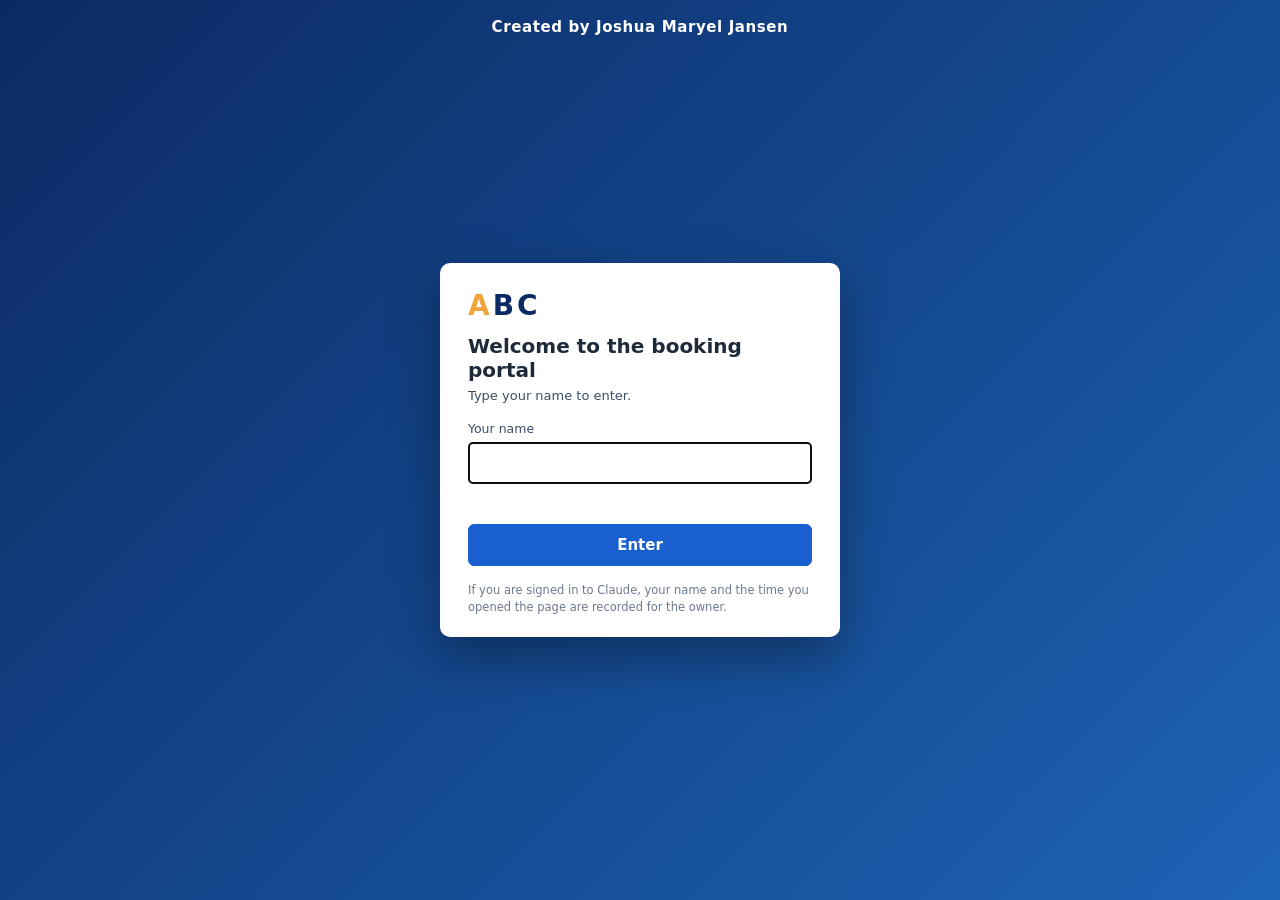
<file: abc-shipping/index.html>
<!doctype html>
<html lang="en">
<head>
  <meta charset="utf-8">
  <meta name="viewport" content="width=device-width, initial-scale=1">
  <meta name="robots" content="noindex">
  <title>ABC Shipping – Booking Portal</title>
  <link rel="stylesheet" href="styles.css">
</head>
<body>
  <header class="topbar">
    <a class="brand" href="#/my-day" aria-label="ABC Shipping home">
      <span class="brand-mark">ABC</span>
      <span class="brand-sub">SHIPPING · SUPPLY CHAINS IN SYNC</span>
    </a>
    <div class="quick-search">
      <input id="quickSearch" type="text" placeholder="Quick Search… (booking #)" autocomplete="off">
      <button id="quickClear" title="Clear" aria-label="Clear search">✕</button>
    </div>
    <div class="top-right">
      <span class="user-id" id="userId">ABC-OPS01</span>
      <button class="top-link name-chip" id="nameChip" type="button" title="Change name" hidden></button>
      <a class="top-link" id="visLink" href="#/visitors" hidden>VISITORS</a>
      <span class="top-link">PORTAL ↗</span>
      <button class="top-icon" id="btnReset" title="Reset demo data" aria-label="Reset demo data"></button>
      <button class="top-icon" id="btnLogout" title="Sign out (resets session)" aria-label="Sign out"></button>
    </div>
  </header>

  <div class="shell" id="shell">
    <nav class="sidebar" id="sidebar" aria-label="Main menu"></nav>
    <main class="content" id="content" tabindex="-1"></main>
  </div>

  <div class="gate" id="nameGate" role="dialog" aria-modal="true" aria-labelledby="gateTitle" hidden>
    <div class="gate-credit">Created by Joshua Maryel Jansen</div>
    <form class="gate-card" id="gateForm" autocomplete="off">
      <div class="gate-mark">ABC</div>
      <h2 id="gateTitle">Welcome to the booking portal</h2>
      <p>Type your name to enter.</p>
      <label for="gateName">Your name</label>
      <input id="gateName" name="visitor-name" maxlength="60" autocomplete="name" spellcheck="false">
      <div class="err" id="gateErr"></div>
      <button class="btn primary" type="submit">Enter</button>
      <p class="gate-note">If you are signed in to Claude, your name and the time you opened the page are recorded for the owner.</p>
    </form>
  </div>

  <div id="modalRoot"></div>
  <div id="toastRoot" aria-live="polite"></div>

  <script src="data.js"></script>
  <script src="app.js"></script>
</body>
</html>
</file>
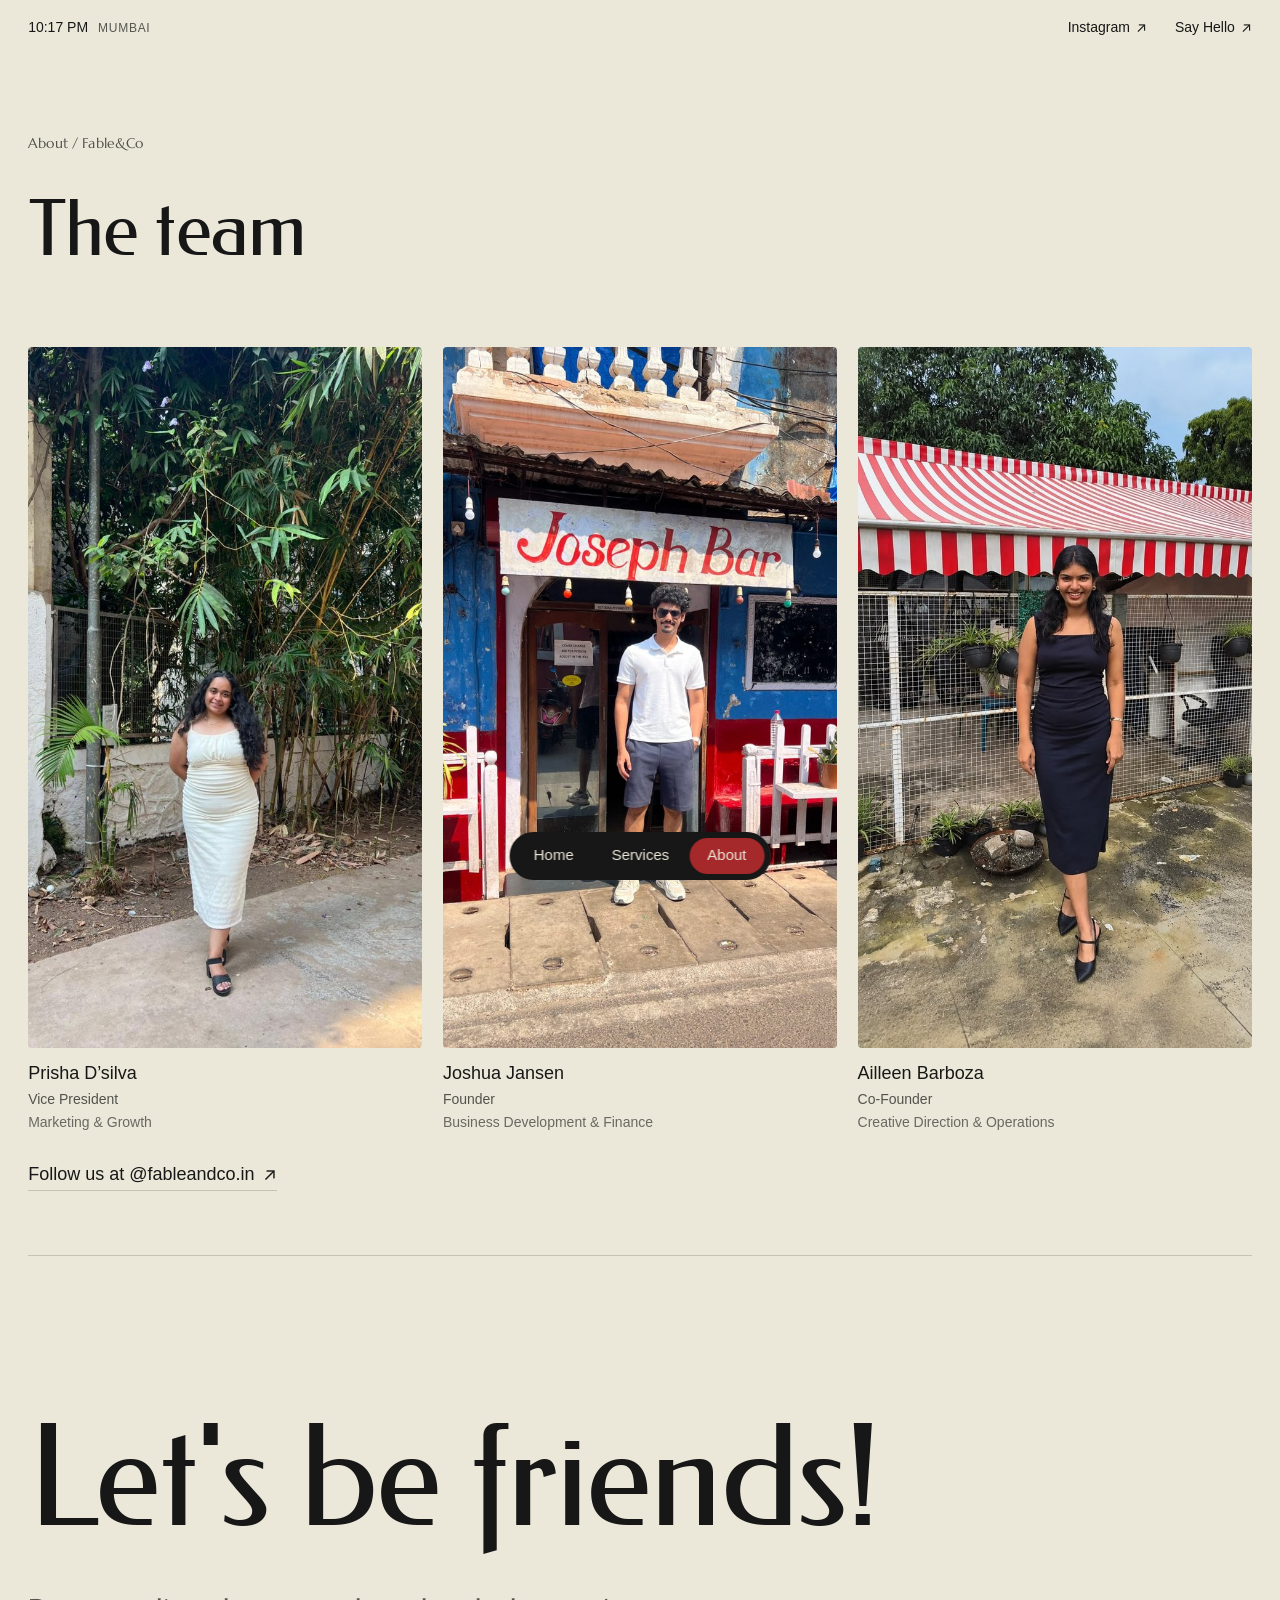
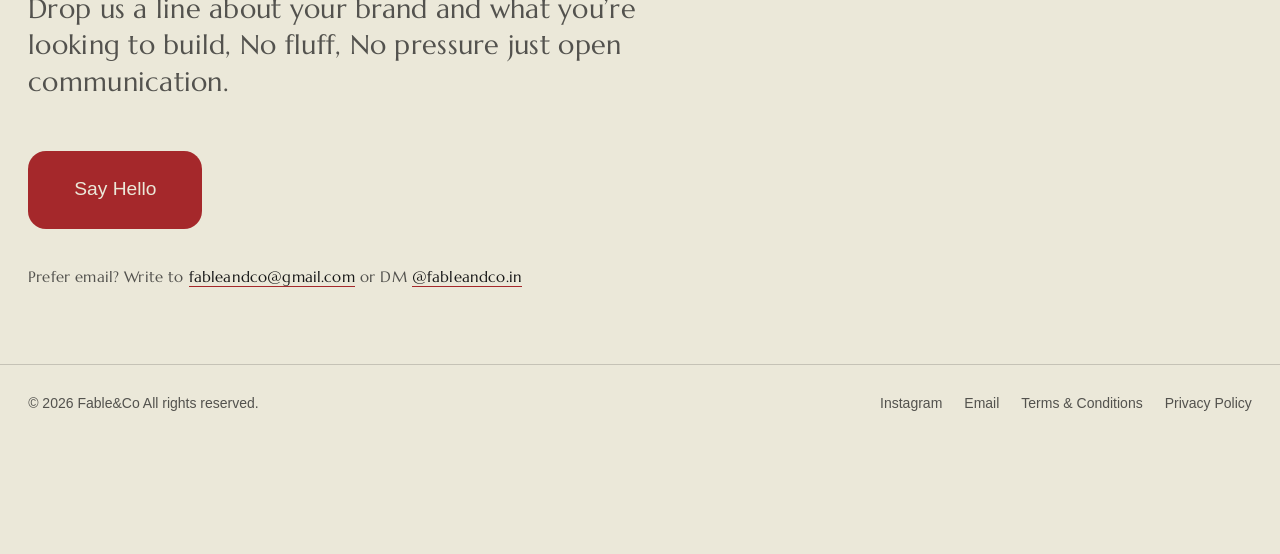
<file: about.html>
<!DOCTYPE html>
<html lang="en">
<head>
<meta charset="UTF-8">
<meta name="viewport" content="width=device-width, initial-scale=1.0, viewport-fit=cover">
<title>About | Fable&amp;Co</title>
<meta name="description" content="Fable&amp;Co is a social media agency that plans, films and manages content for brands that expect their marketing to pay for itself. Meet the team.">
<link rel="icon" href="/favicon.svg" type="image/svg+xml">
<link rel="icon" href="/favicon-48.png" sizes="48x48" type="image/png">
<link rel="apple-touch-icon" href="apple-touch-icon.png">
<meta name="format-detection" content="telephone=no,date=no,address=no,email=no">
<link rel="canonical" href="https://fableandco.in/about.html">
<meta name="theme-color" content="#EBE8D9">
<meta property="og:type" content="website">
<meta property="og:site_name" content="Fable&amp;Co">
<meta property="og:title" content="About | Fable&amp;Co">
<meta property="og:description" content="A social media agency for brands that expect their marketing to pay for itself.">
<meta property="og:url" content="https://fableandco.in/about.html">
<meta property="og:image" content="https://fableandco.in/images/og.jpg">
<meta name="twitter:card" content="summary_large_image">
<meta name="twitter:image" content="https://fableandco.in/images/og.jpg">
<link rel="preconnect" href="https://fonts.googleapis.com">
<link rel="preconnect" href="https://fonts.gstatic.com" crossorigin>
<link rel="preload" as="style" href="https://fonts.googleapis.com/css2?family=Inter:wght@400;500;600&family=Newsreader:ital,opsz,wght@1,6..72,500&family=Marcellus&family=Federo&display=swap" onload="this.onload=null;this.rel='stylesheet'">
<noscript><link rel="stylesheet" href="https://fonts.googleapis.com/css2?family=Inter:wght@400;500;600&family=Newsreader:ital,opsz,wght@1,6..72,500&family=Marcellus&family=Federo&display=swap"></noscript>
<link rel="stylesheet" href="styles.css?v=82">
</head>
<body>

<a class="skip" href="#main">Skip to content</a>

<header class="topbar">
  <div class="wrap topbar-inner">
    <p class="clock"><time data-clock></time><span class="clock-city">Mumbai</span></p>
    <nav class="topbar-links" aria-label="Quick links">
      <a class="hide-sm" href="https://www.instagram.com/fableandco.in?stkn=MTFhMmJxeDd2bzNhcg==" target="_blank" rel="noopener">Instagram <span aria-hidden="true">↗</span></a>
      <a href="mailto:fableandco@gmail.com">Say Hello <span aria-hidden="true">↗</span></a>
    </nav>
  </div>
</header>

<main id="main" class="wrap">

  <header class="about-head about-head--solo">
    <div>
      <p class="crumb">About / <span class="fc">Fable&amp;Co</span></p>
      <h1 id="team-title" class="display">The team</h1>
    </div>
  </header>

  <section class="about-body about-team" aria-labelledby="team-title">
    <div class="team">
      <figure class="member">
        <img src="images/team/prisha.jpg" srcset="images/team/prisha-420.jpg 420w, images/team/prisha.jpg 640w" sizes="(max-width: 900px) 30vw, 640px" alt="Prisha D&#8217;silva" width="640" height="1138" loading="lazy" decoding="async">
        <figcaption><span class="m-name">Prisha D&#8217;silva</span><span class="m-role">Vice President</span><span class="m-des">Marketing &amp; Growth</span></figcaption>
      </figure>
      <figure class="member">
        <img src="images/team/joshua.jpg" srcset="images/team/joshua-420.jpg 420w, images/team/joshua.jpg 640w" sizes="(max-width: 900px) 30vw, 640px" alt="Joshua Jansen" width="640" height="1138" loading="lazy" decoding="async">
        <figcaption><span class="m-name">Joshua Jansen</span><span class="m-role">Founder</span><span class="m-des">Business Development &amp; Finance</span></figcaption>
      </figure>
      <figure class="member">
        <img src="images/team/ailleen.jpg" srcset="images/team/ailleen-420.jpg 420w, images/team/ailleen.jpg 640w" sizes="(max-width: 900px) 30vw, 640px" alt="Ailleen Barboza" width="640" height="1138" loading="lazy" decoding="async">
        <figcaption><span class="m-name">Ailleen Barboza</span><span class="m-role">Co-Founder</span><span class="m-des">Creative Direction &amp; Operations</span></figcaption>
      </figure>
    </div>
    <p class="team-follow"><a class="arrow-link" href="https://www.instagram.com/fableandco.in?stkn=MTFhMmJxeDd2bzNhcg==" target="_blank" rel="noopener">Follow us at @fableandco.in <span aria-hidden="true">↗</span></a></p>
  </section>

  <section class="cta cta-big" aria-labelledby="cta-title">
    <h2 id="cta-title">Let's be friends!</h2>
    <p>Drop us a line about your brand and what you&rsquo;re looking to build, No fluff, No pressure just open communication.</p>
    <a class="btn btn-primary" href="mailto:fableandco@gmail.com">Say Hello</a>
    <p class="fine muted">Prefer email? Write to <a href="mailto:fableandco@gmail.com">fableandco@gmail.com</a> or DM <a href="https://www.instagram.com/fableandco.in?stkn=MTFhMmJxeDd2bzNhcg==" target="_blank" rel="noopener">@fableandco.in</a></p>
  </section>

</main>

<footer class="site-footer">
  <div class="wrap">
    <p>&copy; 2026 <span class="fc">Fable&amp;Co</span> All rights reserved.</p>
    <nav aria-label="Footer">
      <a href="https://www.instagram.com/fableandco.in?stkn=MTFhMmJxeDd2bzNhcg==" target="_blank" rel="noopener">Instagram</a>
      <a href="mailto:fableandco@gmail.com">Email</a>
      <a href="terms.html">Terms &amp; Conditions</a>
      <a href="privacy.html">Privacy Policy</a>
    </nav>
  </div>
</footer>

<nav class="dock" aria-label="Main">
  <a href="index.html">Home</a>
  <a href="services.html">Services</a>
  <a href="about.html" aria-current="page">About</a>
</nav>

<script src="site.js?v=69"></script>
</body>
</html>
</file>
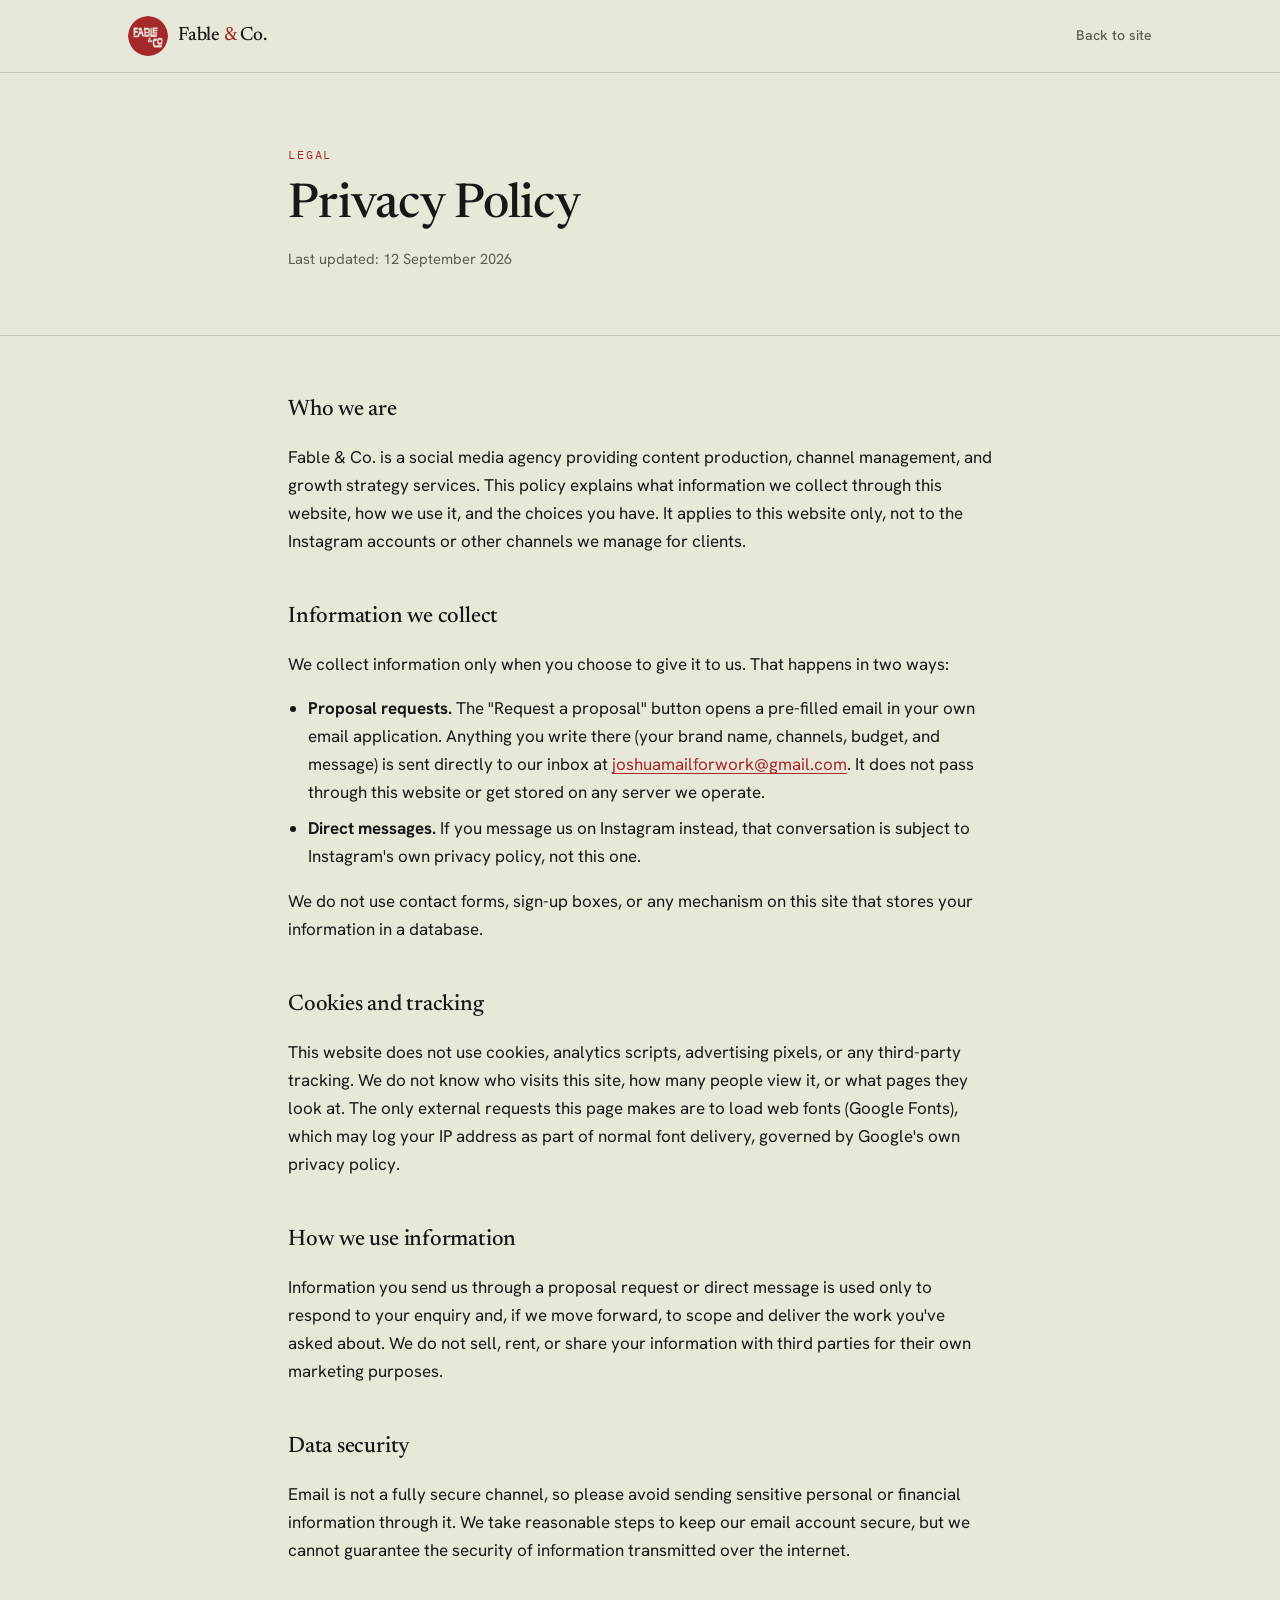
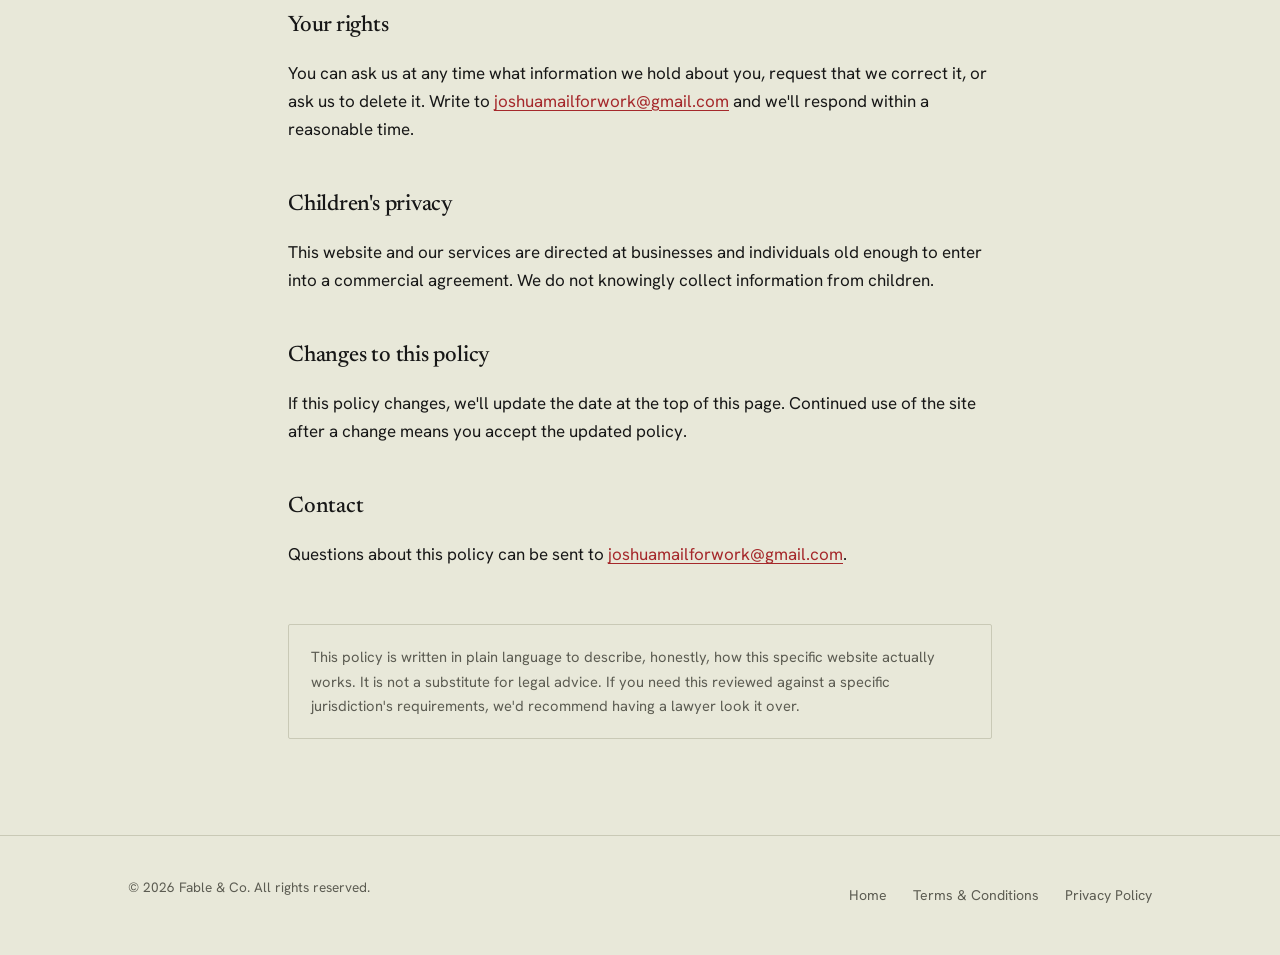
<file: privacy.html>
<!DOCTYPE html>
<html lang="en">
<head>
<meta charset="UTF-8">
<meta name="viewport" content="width=device-width, initial-scale=1.0">
<title>Privacy Policy | Fable &amp; Co.</title>
<meta name="description" content="How Fable & Co. collects, uses, and protects information from visitors and prospective clients.">
<link rel="icon" type="image/png" href="favicon-64.png">
<link rel="apple-touch-icon" href="apple-touch-icon.png">
<meta name="format-detection" content="telephone=no,date=no,address=no,email=no">
<link rel="canonical" href="https://fableandco.in/privacy.html">
<link rel="preconnect" href="https://fonts.googleapis.com">
<link rel="preconnect" href="https://fonts.gstatic.com" crossorigin>
<link href="https://fonts.googleapis.com/css2?family=Newsreader:ital,opsz,wght@0,6..72,400..600;1,6..72,400..500&family=Hanken+Grotesk:wght@400;500;600&family=IBM+Plex+Mono:wght@400;500&display=swap" rel="stylesheet">
<style>
:root{
  --paper:#E8E8D9;--card:#F2F2E6;--ink:#171717;--green:#A5282B;--green-deep:#171717;--muted:#5C5C52;--line:#C9C9B6;
  --serif:"Newsreader",serif;--sans:"Hanken Grotesk",sans-serif;--mono:"IBM Plex Mono",monospace;
}
*{margin:0;padding:0;box-sizing:border-box}
html{scroll-behavior:smooth}
body{font-family:var(--sans);background:var(--paper);color:var(--ink);font-size:17px;line-height:1.65}
a{color:inherit}
:focus-visible{outline:2px solid var(--green);outline-offset:3px}
.wrap{max-width:760px;margin-inline:auto;padding-inline:28px}
.eyebrow{font-family:var(--mono);font-size:.72rem;text-transform:uppercase;letter-spacing:.16em;color:var(--green)}

.site-header{position:sticky;top:0;z-index:50;background:color-mix(in srgb,var(--paper) 92%,transparent);backdrop-filter:blur(10px);border-bottom:1px solid var(--line)}
.site-header .inner{max-width:1080px;margin-inline:auto;padding-inline:28px;display:flex;align-items:center;justify-content:space-between;min-height:72px;padding-block:12px}
.brand{display:flex;align-items:center;gap:10px;text-decoration:none}
.mark{width:40px;height:40px;flex-shrink:0;border-radius:50%;object-fit:cover;display:block}
.wordmark{font-family:var(--serif);font-weight:500;font-size:1.2rem;letter-spacing:-.01em}
.wordmark span{color:var(--green)}
.back{font-size:.88rem;font-weight:500;color:var(--muted);text-decoration:none}
.back:hover{color:var(--ink)}

.hero{padding:72px 0 48px;border-bottom:1px solid var(--line)}
.hero h1{font-family:var(--serif);font-weight:500;font-size:clamp(2rem,5vw,3rem);line-height:1.1;letter-spacing:-.015em;margin:16px 0 14px}
.hero .updated{font-size:.92rem;color:var(--muted)}

main{padding:56px 0 96px}
h2{font-family:var(--serif);font-weight:500;font-size:1.4rem;letter-spacing:-.01em;margin:44px 0 14px}
h2:first-child{margin-top:0}
p{color:var(--ink);margin-bottom:16px}
p.muted{color:var(--muted);font-size:.95rem}
ul{margin:0 0 16px 20px}
li{margin-bottom:8px}
a.link{color:var(--green);text-decoration:underline;text-underline-offset:3px}
.note{margin-top:56px;padding:20px 22px;border:1px solid var(--line);border-radius:2px;font-size:.92rem;color:var(--muted)}

.site-footer{border-top:1px solid var(--line);padding:40px 0}
.site-footer .inner{max-width:1080px;margin-inline:auto;padding-inline:28px;display:flex;justify-content:space-between;align-items:center;gap:16px;flex-wrap:wrap}
.site-footer p{font-size:.85rem;color:var(--muted)}
.site-footer nav{display:flex;gap:26px;flex-wrap:wrap}
.site-footer nav a{font-size:.88rem;text-decoration:none;color:var(--muted)}
.site-footer nav a:hover{color:var(--ink)}
</style>
</head>
<body>

<header class="site-header">
  <div class="inner">
    <a class="brand" href="index.html">
      <img class="mark" src="images/logo-192.png" alt="" width="40" height="40">
      <span class="wordmark">Fable <span>&amp;</span> Co.</span>
    </a>
    <a class="back" href="index.html">Back to site</a>
  </div>
</header>

<section class="hero">
  <div class="wrap">
    <p class="eyebrow">Legal</p>
    <h1>Privacy Policy</h1>
    <p class="updated">Last updated: 12 September 2026</p>
  </div>
</section>

<main>
  <div class="wrap">
    <h2>Who we are</h2>
    <p>Fable &amp; Co. is a social media agency providing content production, channel management, and growth strategy services. This policy explains what information we collect through this website, how we use it, and the choices you have. It applies to this website only, not to the Instagram accounts or other channels we manage for clients.</p>

    <h2>Information we collect</h2>
    <p>We collect information only when you choose to give it to us. That happens in two ways:</p>
    <ul>
      <li><strong>Proposal requests.</strong> The "Request a proposal" button opens a pre-filled email in your own email application. Anything you write there (your brand name, channels, budget, and message) is sent directly to our inbox at <a class="link" href="mailto:joshuamailforwork@gmail.com">joshuamailforwork@gmail.com</a>. It does not pass through this website or get stored on any server we operate.</li>
      <li><strong>Direct messages.</strong> If you message us on Instagram instead, that conversation is subject to Instagram's own privacy policy, not this one.</li>
    </ul>
    <p>We do not use contact forms, sign-up boxes, or any mechanism on this site that stores your information in a database.</p>

    <h2>Cookies and tracking</h2>
    <p>This website does not use cookies, analytics scripts, advertising pixels, or any third-party tracking. We do not know who visits this site, how many people view it, or what pages they look at. The only external requests this page makes are to load web fonts (Google Fonts), which may log your IP address as part of normal font delivery, governed by Google's own privacy policy.</p>

    <h2>How we use information</h2>
    <p>Information you send us through a proposal request or direct message is used only to respond to your enquiry and, if we move forward, to scope and deliver the work you've asked about. We do not sell, rent, or share your information with third parties for their own marketing purposes.</p>

    <h2>Data security</h2>
    <p>Email is not a fully secure channel, so please avoid sending sensitive personal or financial information through it. We take reasonable steps to keep our email account secure, but we cannot guarantee the security of information transmitted over the internet.</p>

    <h2>Your rights</h2>
    <p>You can ask us at any time what information we hold about you, request that we correct it, or ask us to delete it. Write to <a class="link" href="mailto:joshuamailforwork@gmail.com">joshuamailforwork@gmail.com</a> and we'll respond within a reasonable time.</p>

    <h2>Children's privacy</h2>
    <p>This website and our services are directed at businesses and individuals old enough to enter into a commercial agreement. We do not knowingly collect information from children.</p>

    <h2>Changes to this policy</h2>
    <p>If this policy changes, we'll update the date at the top of this page. Continued use of the site after a change means you accept the updated policy.</p>

    <h2>Contact</h2>
    <p>Questions about this policy can be sent to <a class="link" href="mailto:joshuamailforwork@gmail.com">joshuamailforwork@gmail.com</a>.</p>

    <div class="note">This policy is written in plain language to describe, honestly, how this specific website actually works. It is not a substitute for legal advice. If you need this reviewed against a specific jurisdiction's requirements, we'd recommend having a lawyer look it over.</div>
  </div>
</main>

<footer class="site-footer">
  <div class="inner">
    <p>&copy; 2026 Fable &amp; Co. All rights reserved.</p>
    <nav aria-label="Footer">
      <a href="index.html">Home</a>
      <a href="terms.html">Terms &amp; Conditions</a>
      <a href="privacy.html">Privacy Policy</a>
    </nav>
  </div>
</footer>

</body>
</html>
</file>
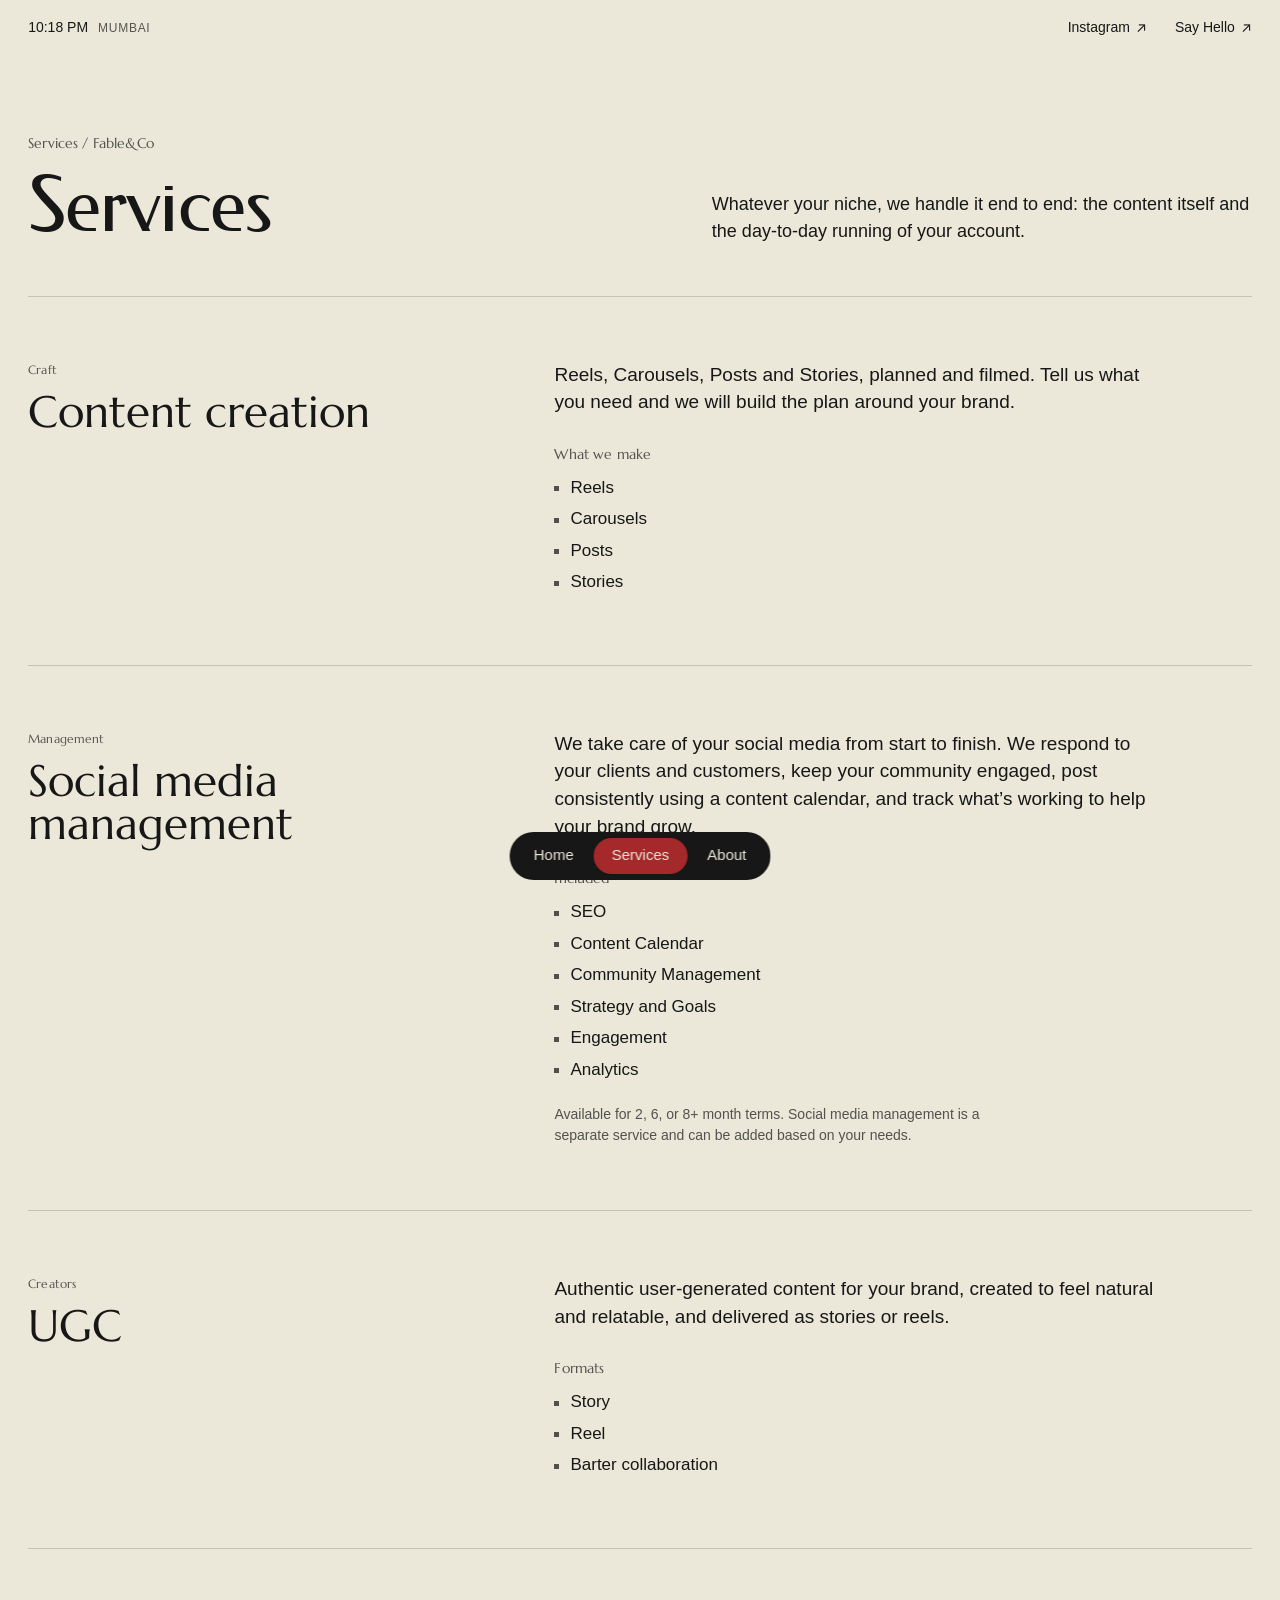
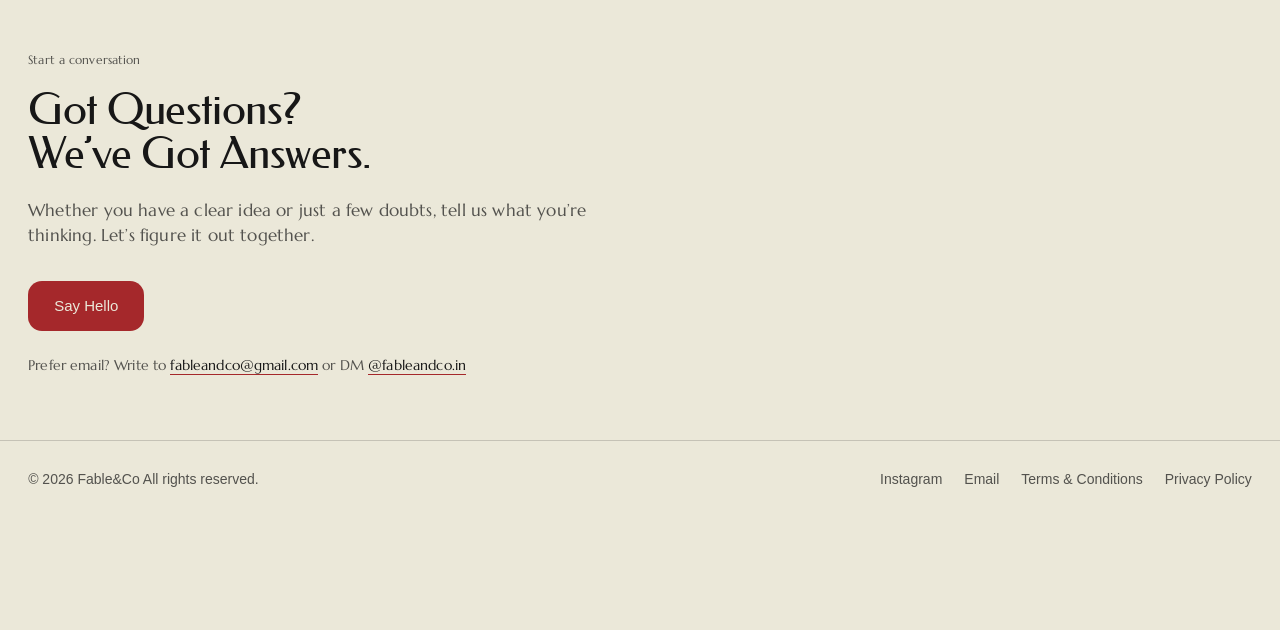
<file: services.html>
<!DOCTYPE html>
<html lang="en">
<head>
<meta charset="UTF-8">
<meta name="viewport" content="width=device-width, initial-scale=1.0, viewport-fit=cover">
<title>Services | Fable&amp;Co</title>
<meta name="description" content="Content creation, social media management and UGC from Fable&amp;Co.">
<link rel="icon" href="/favicon.svg" type="image/svg+xml">
<link rel="icon" href="/favicon-48.png" sizes="48x48" type="image/png">
<link rel="apple-touch-icon" href="apple-touch-icon.png">
<meta name="format-detection" content="telephone=no,date=no,address=no,email=no">
<link rel="canonical" href="https://fableandco.in/services.html">
<meta name="theme-color" content="#EBE8D9">
<meta property="og:type" content="website">
<meta property="og:site_name" content="Fable&amp;Co">
<meta property="og:title" content="Services | Fable&amp;Co">
<meta property="og:description" content="Content creation, social media management and UGC from Fable&amp;Co.">
<meta property="og:url" content="https://fableandco.in/services.html">
<meta property="og:image" content="https://fableandco.in/images/og.jpg">
<meta name="twitter:card" content="summary_large_image">
<meta name="twitter:image" content="https://fableandco.in/images/og.jpg">
<link rel="preconnect" href="https://fonts.googleapis.com">
<link rel="preconnect" href="https://fonts.gstatic.com" crossorigin>
<link rel="preload" as="style" href="https://fonts.googleapis.com/css2?family=Inter:wght@400;500;600&family=Newsreader:ital,opsz,wght@1,6..72,500&family=Marcellus&family=Federo&display=swap" onload="this.onload=null;this.rel='stylesheet'">
<noscript><link rel="stylesheet" href="https://fonts.googleapis.com/css2?family=Inter:wght@400;500;600&family=Newsreader:ital,opsz,wght@1,6..72,500&family=Marcellus&family=Federo&display=swap"></noscript>
<link rel="stylesheet" href="styles.css?v=82">
</head>
<body>

<a class="skip" href="#main">Skip to content</a>

<header class="topbar">
  <div class="wrap topbar-inner">
    <p class="clock"><time data-clock></time><span class="clock-city">Mumbai</span></p>
    <nav class="topbar-links" aria-label="Quick links">
      <a class="hide-sm" href="https://www.instagram.com/fableandco.in?stkn=MTFhMmJxeDd2bzNhcg==" target="_blank" rel="noopener">Instagram <span aria-hidden="true">↗</span></a>
      <a href="mailto:fableandco@gmail.com">Say Hello <span aria-hidden="true">↗</span></a>
    </nav>
  </div>
</header>

<main id="main" class="wrap">

  <header class="page-head">
    <div>
      <p class="crumb">Services / <span class="fc">Fable&amp;Co</span></p>
      <h1 class="display">Services</h1>
    </div>
    <p class="page-intro">Whatever your niche, we handle it end to end: the content itself and the day-to-day running of your account.</p>
  </header>

  <article class="row">
    <div>
      <p class="label">Craft</p>
      <h2 class="row-title">Content creation</h2>
    </div>
    <div>
      <p class="row-lead">Reels, Carousels, Posts and Stories, planned and filmed. Tell us what you need and we will build the plan around your brand.</p>
      <p class="sublabel">What we make</p>
      <ul class="outputs">
        <li>Reels</li>
        <li>Carousels</li>
        <li>Posts</li>
        <li>Stories</li>
      </ul>
    </div>
  </article>

  <article class="row">
    <div>
      <p class="label">Management</p>
      <h2 class="row-title">Social media management</h2>
    </div>
    <div>
      <p class="row-lead">We take care of your social media from start to finish. We respond to your clients and customers, keep your community engaged, post consistently using a content calendar, and track what&rsquo;s working to help your brand grow.</p>
      <p class="sublabel">Included</p>
      <ul class="outputs">
        <li>SEO</li>
        <li>Content Calendar</li>
        <li>Community Management</li>
        <li>Strategy and Goals</li>
        <li>Engagement</li>
        <li>Analytics</li>
      </ul>
      <p class="fine-print">Available for 2, 6, or 8+ month terms. Social media management is a separate service and can be added based on your needs.</p>
    </div>
  </article>

  <article class="row">
    <div>
      <p class="label">Creators</p>
      <h2 class="row-title">UGC</h2>
    </div>
    <div>
      <p class="row-lead">Authentic user-generated content for your brand, created to feel natural and relatable, and delivered as stories or reels.</p>
      <p class="sublabel">Formats</p>
      <ul class="outputs">
        <li>Story</li>
        <li>Reel</li>
        <li>Barter collaboration</li>
      </ul>
    </div>
  </article>

  <section class="cta" aria-labelledby="cta-title">
    <p class="label">Start a conversation</p>
    <h2 id="cta-title">Got Questions?<br>We&rsquo;ve Got Answers.</h2>
    <p>Whether you have a clear idea or just a few doubts, tell us what you&rsquo;re thinking. Let&rsquo;s figure it out together.</p>
    <a class="btn btn-primary" href="mailto:fableandco@gmail.com">Say Hello</a>
    <p class="fine muted">Prefer email? Write to <a href="mailto:fableandco@gmail.com">fableandco@gmail.com</a> or DM <a href="https://www.instagram.com/fableandco.in?stkn=MTFhMmJxeDd2bzNhcg==" target="_blank" rel="noopener">@fableandco.in</a></p>
  </section>

</main>

<footer class="site-footer">
  <div class="wrap">
    <p>&copy; 2026 <span class="fc">Fable&amp;Co</span> All rights reserved.</p>
    <nav aria-label="Footer">
      <a href="https://www.instagram.com/fableandco.in?stkn=MTFhMmJxeDd2bzNhcg==" target="_blank" rel="noopener">Instagram</a>
      <a href="mailto:fableandco@gmail.com">Email</a>
      <a href="terms.html">Terms &amp; Conditions</a>
      <a href="privacy.html">Privacy Policy</a>
    </nav>
  </div>
</footer>

<nav class="dock" aria-label="Main">
  <a href="index.html">Home</a>
  <a href="services.html" aria-current="page">Services</a>
  <a href="about.html">About</a>
</nav>

<script src="site.js?v=69"></script>
</body>
</html>
</file>
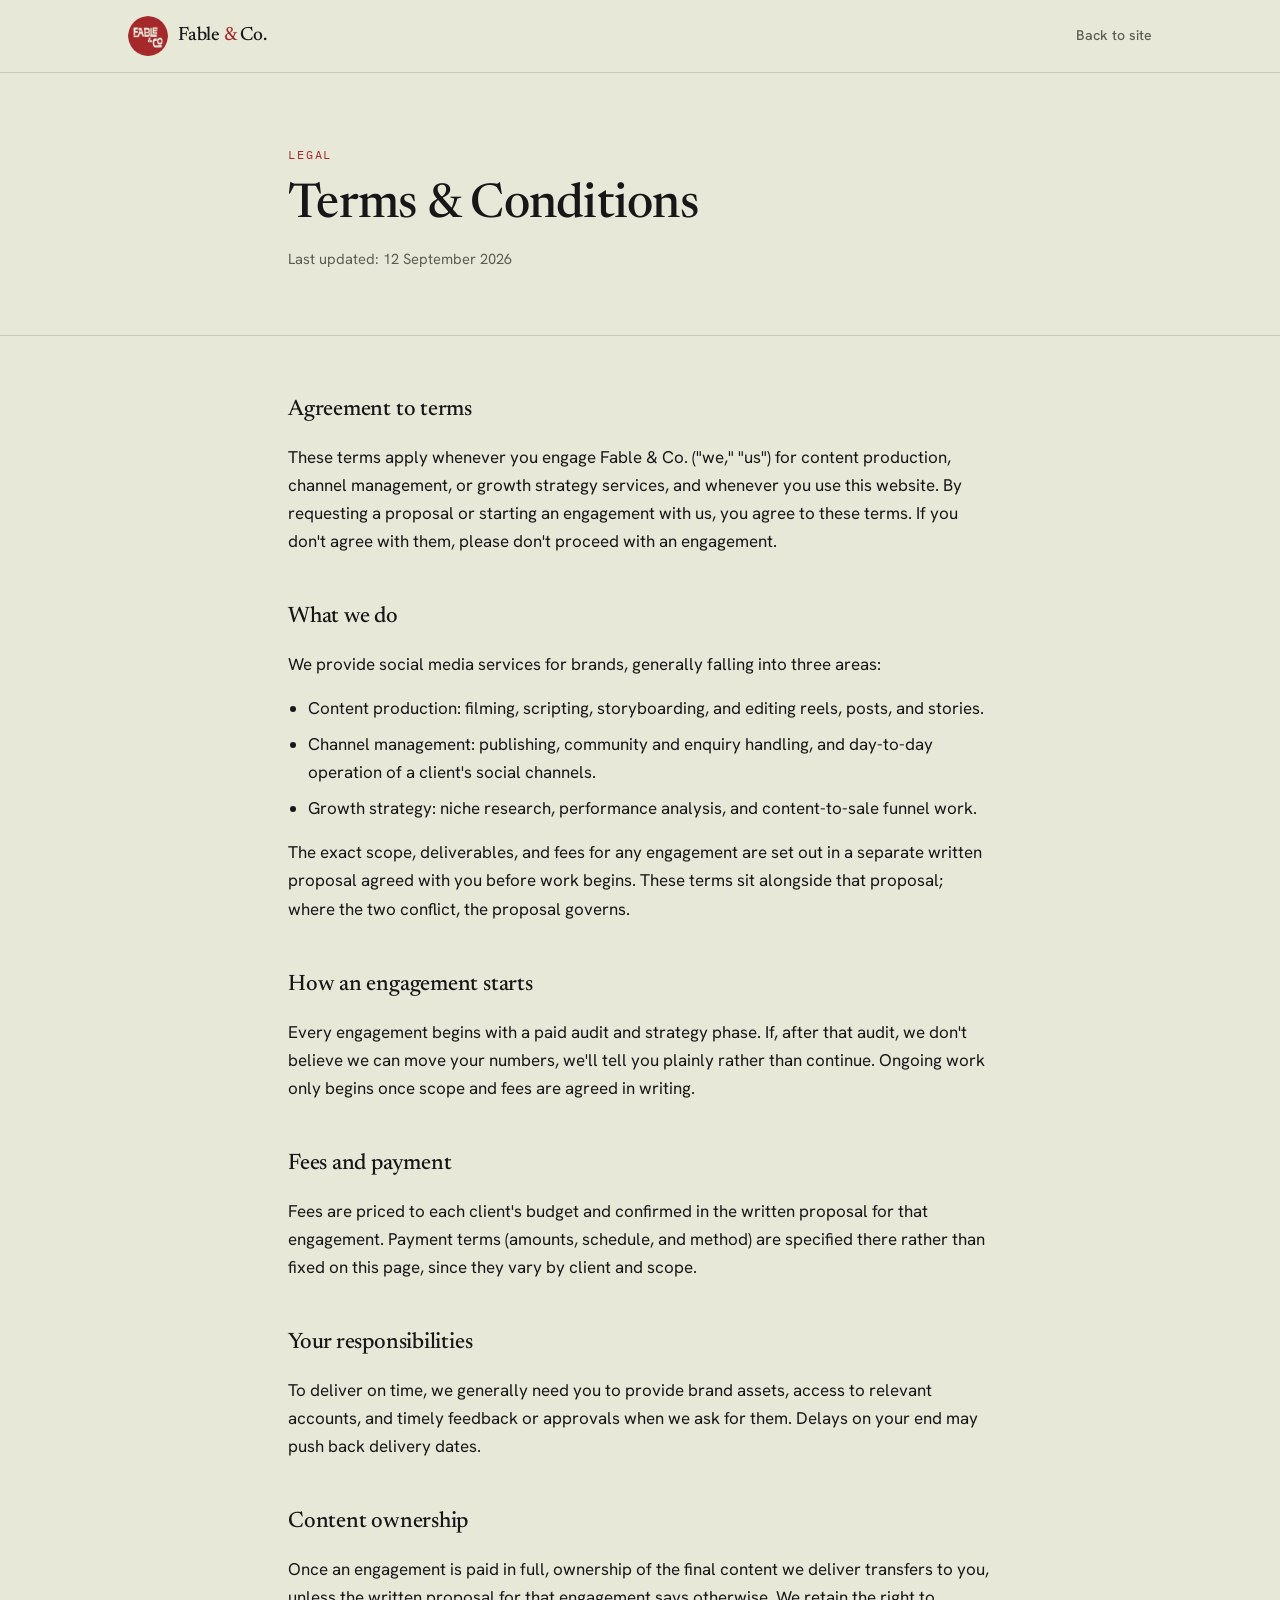
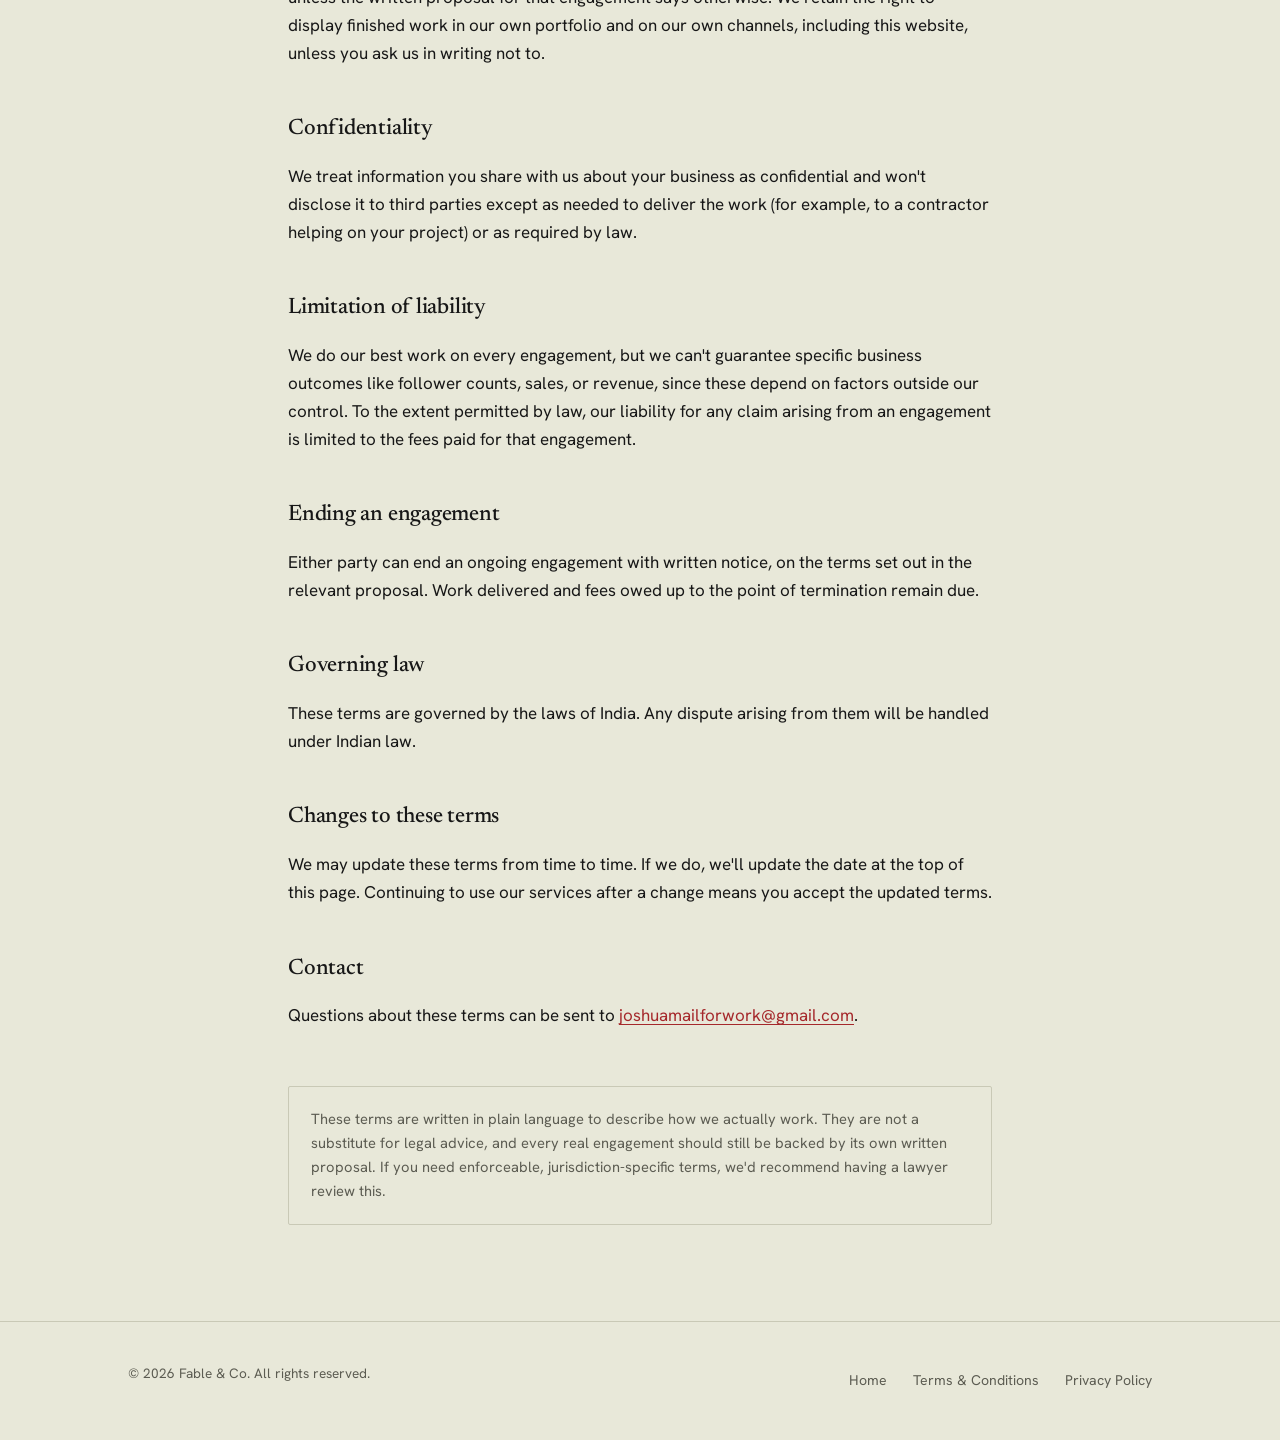
<file: terms.html>
<!DOCTYPE html>
<html lang="en">
<head>
<meta charset="UTF-8">
<meta name="viewport" content="width=device-width, initial-scale=1.0">
<title>Terms &amp; Conditions | Fable &amp; Co.</title>
<meta name="description" content="The terms that apply when you engage Fable & Co. for content production, channel management, or growth strategy services.">
<link rel="icon" type="image/png" href="favicon-64.png">
<link rel="apple-touch-icon" href="apple-touch-icon.png">
<meta name="format-detection" content="telephone=no,date=no,address=no,email=no">
<link rel="canonical" href="https://fableandco.in/terms.html">
<link rel="preconnect" href="https://fonts.googleapis.com">
<link rel="preconnect" href="https://fonts.gstatic.com" crossorigin>
<link href="https://fonts.googleapis.com/css2?family=Newsreader:ital,opsz,wght@0,6..72,400..600;1,6..72,400..500&family=Hanken+Grotesk:wght@400;500;600&family=IBM+Plex+Mono:wght@400;500&display=swap" rel="stylesheet">
<style>
:root{
  --paper:#E8E8D9;--card:#F2F2E6;--ink:#171717;--green:#A5282B;--green-deep:#171717;--muted:#5C5C52;--line:#C9C9B6;
  --serif:"Newsreader",serif;--sans:"Hanken Grotesk",sans-serif;--mono:"IBM Plex Mono",monospace;
}
*{margin:0;padding:0;box-sizing:border-box}
html{scroll-behavior:smooth}
body{font-family:var(--sans);background:var(--paper);color:var(--ink);font-size:17px;line-height:1.65}
a{color:inherit}
:focus-visible{outline:2px solid var(--green);outline-offset:3px}
.wrap{max-width:760px;margin-inline:auto;padding-inline:28px}
.eyebrow{font-family:var(--mono);font-size:.72rem;text-transform:uppercase;letter-spacing:.16em;color:var(--green)}

.site-header{position:sticky;top:0;z-index:50;background:color-mix(in srgb,var(--paper) 92%,transparent);backdrop-filter:blur(10px);border-bottom:1px solid var(--line)}
.site-header .inner{max-width:1080px;margin-inline:auto;padding-inline:28px;display:flex;align-items:center;justify-content:space-between;min-height:72px;padding-block:12px}
.brand{display:flex;align-items:center;gap:10px;text-decoration:none}
.mark{width:40px;height:40px;flex-shrink:0;border-radius:50%;object-fit:cover;display:block}
.wordmark{font-family:var(--serif);font-weight:500;font-size:1.2rem;letter-spacing:-.01em}
.wordmark span{color:var(--green)}
.back{font-size:.88rem;font-weight:500;color:var(--muted);text-decoration:none}
.back:hover{color:var(--ink)}

.hero{padding:72px 0 48px;border-bottom:1px solid var(--line)}
.hero h1{font-family:var(--serif);font-weight:500;font-size:clamp(2rem,5vw,3rem);line-height:1.1;letter-spacing:-.015em;margin:16px 0 14px}
.hero .updated{font-size:.92rem;color:var(--muted)}

main{padding:56px 0 96px}
h2{font-family:var(--serif);font-weight:500;font-size:1.4rem;letter-spacing:-.01em;margin:44px 0 14px}
h2:first-child{margin-top:0}
p{color:var(--ink);margin-bottom:16px}
ul{margin:0 0 16px 20px}
li{margin-bottom:8px}
a.link{color:var(--green);text-decoration:underline;text-underline-offset:3px}
.note{margin-top:56px;padding:20px 22px;border:1px solid var(--line);border-radius:2px;font-size:.92rem;color:var(--muted)}

.site-footer{border-top:1px solid var(--line);padding:40px 0}
.site-footer .inner{max-width:1080px;margin-inline:auto;padding-inline:28px;display:flex;justify-content:space-between;align-items:center;gap:16px;flex-wrap:wrap}
.site-footer p{font-size:.85rem;color:var(--muted)}
.site-footer nav{display:flex;gap:26px;flex-wrap:wrap}
.site-footer nav a{font-size:.88rem;text-decoration:none;color:var(--muted)}
.site-footer nav a:hover{color:var(--ink)}
</style>
</head>
<body>

<header class="site-header">
  <div class="inner">
    <a class="brand" href="index.html">
      <img class="mark" src="images/logo-192.png" alt="" width="40" height="40">
      <span class="wordmark">Fable <span>&amp;</span> Co.</span>
    </a>
    <a class="back" href="index.html">Back to site</a>
  </div>
</header>

<section class="hero">
  <div class="wrap">
    <p class="eyebrow">Legal</p>
    <h1>Terms &amp; Conditions</h1>
    <p class="updated">Last updated: 12 September 2026</p>
  </div>
</section>

<main>
  <div class="wrap">
    <h2>Agreement to terms</h2>
    <p>These terms apply whenever you engage Fable &amp; Co. ("we," "us") for content production, channel management, or growth strategy services, and whenever you use this website. By requesting a proposal or starting an engagement with us, you agree to these terms. If you don't agree with them, please don't proceed with an engagement.</p>

    <h2>What we do</h2>
    <p>We provide social media services for brands, generally falling into three areas:</p>
    <ul>
      <li>Content production: filming, scripting, storyboarding, and editing reels, posts, and stories.</li>
      <li>Channel management: publishing, community and enquiry handling, and day-to-day operation of a client's social channels.</li>
      <li>Growth strategy: niche research, performance analysis, and content-to-sale funnel work.</li>
    </ul>
    <p>The exact scope, deliverables, and fees for any engagement are set out in a separate written proposal agreed with you before work begins. These terms sit alongside that proposal; where the two conflict, the proposal governs.</p>

    <h2>How an engagement starts</h2>
    <p>Every engagement begins with a paid audit and strategy phase. If, after that audit, we don't believe we can move your numbers, we'll tell you plainly rather than continue. Ongoing work only begins once scope and fees are agreed in writing.</p>

    <h2>Fees and payment</h2>
    <p>Fees are priced to each client's budget and confirmed in the written proposal for that engagement. Payment terms (amounts, schedule, and method) are specified there rather than fixed on this page, since they vary by client and scope.</p>

    <h2>Your responsibilities</h2>
    <p>To deliver on time, we generally need you to provide brand assets, access to relevant accounts, and timely feedback or approvals when we ask for them. Delays on your end may push back delivery dates.</p>

    <h2>Content ownership</h2>
    <p>Once an engagement is paid in full, ownership of the final content we deliver transfers to you, unless the written proposal for that engagement says otherwise. We retain the right to display finished work in our own portfolio and on our own channels, including this website, unless you ask us in writing not to.</p>

    <h2>Confidentiality</h2>
    <p>We treat information you share with us about your business as confidential and won't disclose it to third parties except as needed to deliver the work (for example, to a contractor helping on your project) or as required by law.</p>

    <h2>Limitation of liability</h2>
    <p>We do our best work on every engagement, but we can't guarantee specific business outcomes like follower counts, sales, or revenue, since these depend on factors outside our control. To the extent permitted by law, our liability for any claim arising from an engagement is limited to the fees paid for that engagement.</p>

    <h2>Ending an engagement</h2>
    <p>Either party can end an ongoing engagement with written notice, on the terms set out in the relevant proposal. Work delivered and fees owed up to the point of termination remain due.</p>

    <h2>Governing law</h2>
    <p>These terms are governed by the laws of India. Any dispute arising from them will be handled under Indian law.</p>

    <h2>Changes to these terms</h2>
    <p>We may update these terms from time to time. If we do, we'll update the date at the top of this page. Continuing to use our services after a change means you accept the updated terms.</p>

    <h2>Contact</h2>
    <p>Questions about these terms can be sent to <a class="link" href="mailto:joshuamailforwork@gmail.com">joshuamailforwork@gmail.com</a>.</p>

    <div class="note">These terms are written in plain language to describe how we actually work. They are not a substitute for legal advice, and every real engagement should still be backed by its own written proposal. If you need enforceable, jurisdiction-specific terms, we'd recommend having a lawyer review this.</div>
  </div>
</main>

<footer class="site-footer">
  <div class="inner">
    <p>&copy; 2026 Fable &amp; Co. All rights reserved.</p>
    <nav aria-label="Footer">
      <a href="index.html">Home</a>
      <a href="terms.html">Terms &amp; Conditions</a>
      <a href="privacy.html">Privacy Policy</a>
    </nav>
  </div>
</footer>

</body>
</html>
</file>
<file: abc-shipping/styles.css>
:root {
  --navy: #0b2a63;
  --navy-2: #123b86;
  --side-1: #1d63b5;
  --side-2: #0f4a98;
  --blue: #1558b0;
  --blue-btn: #1a5fd0;
  --orange: #f2a33a;
  --bg: #eef2f7;
  --panel: #ffffff;
  --line: #d3dce8;
  --ink: #1d2a3a;
  --muted: #6b7a90;
  --ro: #e4e8ee;
  --yellow: #fff200;
  --ok: #2f9e5b;
  --warn: #c98a00;
  --bad: #c0392b;
  --font: "Segoe UI", system-ui, -apple-system, "Helvetica Neue", Arial, sans-serif;
}
* { box-sizing: border-box; }
html, body { margin: 0; height: 100%; }
body { font-family: var(--font); font-size: 13px; color: var(--ink); background: var(--bg); }
button { font-family: inherit; cursor: pointer; }
a { color: var(--blue); }

/* ---------- top bar ---------- */
.topbar {
  height: 60px; display: flex; align-items: center; gap: 24px; padding: 0 20px;
  background: linear-gradient(90deg, var(--navy), var(--navy-2)); color: #fff; position: relative; z-index: 30;
}
.brand { display: flex; flex-direction: column; text-decoration: none; color: #fff; width: 230px; flex: none; line-height: 1; }
.brand-mark { font-size: 30px; font-weight: 800; letter-spacing: 3px; }
.brand-mark::first-letter { color: var(--orange); }
.brand-sub { font-size: 8.5px; letter-spacing: 1.3px; opacity: .85; margin-top: 3px; }
.quick-search { display: flex; background: #fbe9dc; border-radius: 4px; width: 340px; max-width: 34vw; }
.quick-search input { flex: 1; border: 0; background: transparent; padding: 10px 12px; font-size: 14px; outline: 0; min-width: 0; }
.quick-search button { border: 0; background: transparent; color: var(--navy); font-size: 16px; padding: 0 12px; font-weight: 700; }
.top-right { margin-left: auto; display: flex; align-items: center; gap: 18px; font-weight: 600; }
.user-id { font-weight: 700; font-size: 13px; }
.top-link { font-size: 14px; }
.top-icon { width: 30px; height: 30px; border: 0; background: transparent; color: #fff; padding: 3px; }
.top-icon:hover { color: var(--orange); }
svg.i { width: 100%; height: 100%; fill: none; stroke: currentColor; stroke-width: 2; stroke-linecap: round; stroke-linejoin: round; }

/* ---------- shell / sidebar ---------- */
.shell { display: flex; min-height: calc(100vh - 60px); align-items: stretch; }
.sidebar {
  width: 262px; flex: none; background: linear-gradient(180deg, var(--side-1), var(--side-2)); color: #fff;
  overflow: visible; position: relative; z-index: 20; padding-top: 6px; transition: width .15s;
}
.sidebar .collapse { display: block; margin: 0 8px 4px auto; border: 0; background: transparent; color: #fff; width: 26px; height: 26px; padding: 3px; opacity: .85; }
.sb-item { position: relative; }
.sb-link {
  display: flex; align-items: center; gap: 12px; padding: 11px 16px; color: #fff; text-decoration: none; font-weight: 600; font-size: 15px;
  border-bottom: 1px solid rgba(255, 255, 255, .13); cursor: pointer;
}
.sb-link .ico { width: 20px; height: 20px; flex: none; }
.sb-link .lbl { flex: 1; white-space: nowrap; }
.sb-link .chev { width: 13px; height: 13px; opacity: .8; }
.sb-link:hover, .sb-item.active > .sb-link { background: rgba(255, 255, 255, .1); color: var(--orange); }
.flyout {
  display: none; position: fixed; left: 262px; top: 0; min-width: 240px; background: #fff; color: var(--ink);
  border: 1px solid var(--line); border-radius: 0 4px 4px 4px; box-shadow: 0 8px 22px rgba(10, 30, 70, .25); padding: 14px 14px 10px;
}
.sb-item:hover .flyout, .sb-item:focus-within .flyout { display: block; }
.flyout h4 { margin: 0 0 10px; font-size: 15px; color: #243a5a; }
.flyout a { display: block; padding: 8px 2px; font-size: 13.5px; text-decoration: underline; color: var(--blue); }
.flyout a:first-of-type { color: #d98a1d; }
.flyout a:hover { color: #d98a1d; }
.sidebar.collapsed { width: 56px; }
.sidebar.collapsed .lbl, .sidebar.collapsed .chev { display: none; }
.sidebar.collapsed .sb-link { padding: 11px 16px; }

/* ---------- main content ---------- */
.content { flex: 1; min-width: 0; padding: 16px 18px 40px; outline: 0; }
.page-head { display: flex; align-items: center; justify-content: space-between; gap: 12px; margin-bottom: 14px; flex-wrap: wrap; }
.page-head h1 { font-size: 24px; margin: 0; font-weight: 600; }
.co-btn {
  border: 1px solid var(--line); background: #fff; border-radius: 6px; padding: 9px 16px; font-size: 14px; color: var(--ink);
}
.co-btn:hover { border-color: var(--blue); }
.panel { background: var(--panel); border: 1px solid var(--line); border-radius: 6px; }

/* summary tiles */
.tiles { display: grid; grid-template-columns: 1.25fr 1fr 1.1fr 1.2fr; gap: 20px; padding: 16px 20px; margin-bottom: 14px; }
.tile h3 { margin: 0 0 8px; font-weight: 500; font-size: 16px; }
.tile h3 a { text-decoration: underline; cursor: pointer; }
.badge { display: inline-block; min-width: 26px; text-align: center; border: 1px solid #8aa0bf; border-radius: 14px; padding: 1px 8px; font-size: 13px; margin-left: 6px; background: #fff; }
.chips { display: flex; flex-wrap: wrap; gap: 8px; }
.chip { border: 1px solid #aebcd1; background: #fff; border-radius: 14px; padding: 3px 10px; font-size: 12px; color: var(--ink); }
.chip.pri { background: var(--blue-btn); color: #fff; border-color: var(--blue-btn); font-weight: 600; }
.chip.on { outline: 2px solid var(--orange); outline-offset: 1px; }
.chip:hover { filter: brightness(.95); }

/* grid */
.grid-bar { display: flex; align-items: center; gap: 10px; justify-content: flex-end; margin-bottom: 10px; flex-wrap: wrap; }
.grid-bar .left { margin-right: auto; font-size: 13px; color: var(--muted); }
.btn { border: 1px solid var(--line); background: #fff; border-radius: 6px; padding: 8px 14px; font-size: 13px; color: var(--ink); }
.btn:hover { border-color: var(--blue); }
.btn.sq { width: 38px; height: 36px; padding: 7px; }
.btn.primary { background: var(--blue-btn); color: #fff; border-color: var(--blue-btn); font-weight: 700; }
.btn.primary:hover { filter: brightness(1.08); }
.btn.danger { background: #b4342a; color: #fff; border-color: #b4342a; font-weight: 700; }
.btn.auto { background: var(--orange); border-color: var(--orange); color: #3a2400; font-weight: 700; }
.btn:disabled { opacity: .45; cursor: not-allowed; }
.grid-wrap { overflow: auto; border: 1px solid var(--line); background: #fff; border-radius: 4px; }
.group-bar { padding: 10px 14px; color: var(--muted); border-bottom: 1px solid var(--line); background: #f8fafc; }
table.grid { border-collapse: collapse; width: 100%; min-width: 1100px; }
.grid th { text-align: left; font-size: 11px; letter-spacing: 1px; color: var(--muted); font-weight: 600; padding: 12px 10px 8px; white-space: nowrap; cursor: pointer; user-select: none; }
.grid th.nosort { cursor: default; }
.grid tr.filters td { padding: 4px 8px 8px; border-bottom: 1px solid var(--line); }
.grid tr.filters input { width: 100%; border: 1px solid transparent; background: #f0f3f8; padding: 6px 8px; border-radius: 3px; font-size: 12px; min-width: 60px; }
.grid tbody td { padding: 10px; border-bottom: 1px solid #edf1f6; white-space: nowrap; }
.grid tbody tr:hover { background: #f5f9ff; }
.grid tbody tr.sel { background: #fff9d6; }
.pill { display: inline-block; border-radius: 10px; padding: 2px 9px; font-size: 11px; font-weight: 600; border: 1px solid; }
.pill.ok { background: #e2f6ea; color: #1f7a45; border-color: #9fd9b6; }
.pill.warn { background: #fff3d1; color: #8a6100; border-color: #ecce7d; }
.pill.bad { background: #fde5e2; color: #a12a1e; border-color: #f0a79f; }
.pill.st { background: #fff; color: var(--navy); border-color: var(--navy); }
.grid-foot { display: flex; align-items: center; justify-content: flex-end; gap: 14px; padding: 10px 14px; font-size: 12px; color: var(--muted); }
.grid-foot button { border: 0; background: transparent; font-size: 15px; color: var(--ink); padding: 2px 6px; }
.grid-foot button:disabled { opacity: .3; cursor: default; }
.empty { padding: 36px; text-align: center; color: var(--muted); }

/* ---------- booking workspace ---------- */
.qnav { display: flex; align-items: center; gap: 10px; flex-wrap: wrap; background: #e6edf7; border: 1px solid var(--line); padding: 8px 12px; border-radius: 4px; margin-bottom: 10px; }
.qnav b { color: var(--navy); }
.qnav select, .qnav input { border: 1px solid #aebcd1; border-radius: 3px; padding: 5px 8px; font-size: 12.5px; background: #fff; }
.qnav .ml { margin-left: auto; font-size: 12px; color: var(--muted); }
.tabs { display: flex; gap: 2px; margin-bottom: 0; flex-wrap: wrap; }
.tab { border: 1px solid var(--line); border-bottom: 0; background: #dbe5f2; color: #2a5a9c; font-weight: 600; font-size: 14px; padding: 10px 18px; border-radius: 4px 4px 0 0; }
.tab.on { background: #fff; color: var(--navy); }
.ws { background: #fff; border: 1px solid var(--line); border-radius: 0 4px 4px 4px; padding: 14px 18px 24px; }
.ws-head { display: flex; align-items: center; gap: 10px; border-bottom: 1px solid var(--line); padding-bottom: 10px; margin-bottom: 8px; flex-wrap: wrap; }
.ws-head h2 { margin: 0; font-size: 18px; color: #1a4b8f; flex: 1; font-weight: 600; min-width: 200px; }
.sec-title { display: flex; align-items: center; gap: 6px; margin: 16px 0 8px; font-size: 15px; font-weight: 700; color: #1a5aa6; cursor: pointer; user-select: none; }
.sec-title::before { content: "▾"; font-size: 12px; }
.sec-title.closed::before { content: "▸"; }
.sec-title.sub { font-size: 14px; margin-left: 4px; }
.sec-body.closed { display: none; }
.g12 { display: grid; grid-template-columns: repeat(12, 1fr); gap: 8px 14px; }
.f { display: flex; flex-direction: column; min-width: 0; }
.f label { font-size: 11.5px; color: #3c4d66; margin-bottom: 2px; }
.f input, .f select, .f textarea {
  border: 1px solid #c3cddb; border-radius: 3px; padding: 6px 8px; font-size: 12.5px; font-family: inherit; background: #fff; color: var(--ink); min-width: 0; width: 100%;
}
.f input:read-only, .f textarea:read-only, .f select:disabled { background: var(--ro); color: #3a465a; border-color: #cfd6e0; }
.f textarea { resize: vertical; min-height: 78px; }
.f.chg input, .f.chg select, .f.chg textarea { background: var(--yellow) !important; border-color: #b8a800; color: #222; }
.f.err input, .f.err select { border-color: var(--bad); box-shadow: 0 0 0 2px rgba(192, 57, 43, .25); }
.f .hint-err { color: var(--bad); font-size: 11px; margin-top: 2px; }
.f .row { display: flex; align-items: center; gap: 6px; }
.f.chk { flex-direction: row; align-items: center; gap: 8px; padding-top: 18px; }
.f.chk input { width: auto; }
.f.chk label { margin: 0; }
.s1{grid-column:span 1}.s2{grid-column:span 2}.s3{grid-column:span 3}.s4{grid-column:span 4}.s5{grid-column:span 5}.s6{grid-column:span 6}.s8{grid-column:span 8}.s9{grid-column:span 9}.s12{grid-column:span 12}
.pencil { border: 1px solid #c3cddb; background: #fff; border-radius: 3px; width: 28px; height: 30px; padding: 5px; color: var(--blue); flex: none; }
.item-grid { overflow: auto; border: 1px solid var(--line); }
.item-grid table { border-collapse: collapse; width: 100%; min-width: 1250px; }
.item-grid th { background: #1b5fb4; color: #fff; font-size: 12px; padding: 8px 10px; text-align: left; white-space: nowrap; }
.item-grid td { padding: 7px 10px; border-bottom: 1px solid #e6ecf4; white-space: nowrap; font-size: 12px; }
.item-grid tbody tr:nth-child(even) { background: #f3f6fb; }
.item-grid tfoot td { font-weight: 700; background: #eef2f8; }
.legend { font-size: 12px; color: var(--muted); display: flex; align-items: center; gap: 6px; }
.legend i { width: 14px; height: 14px; background: var(--yellow); border: 1px solid #b8a800; display: inline-block; }

/* notes & print */
.note { border: 1px solid var(--line); border-radius: 4px; padding: 8px 12px; margin-bottom: 8px; background: #fafcff; }
.note small { color: var(--muted); display: block; margin-bottom: 3px; }
.print-doc { max-width: 880px; border: 1px solid var(--line); padding: 28px 32px; margin-top: 8px; }
.print-doc h2 { margin: 0 0 4px; color: var(--navy); }
.print-doc table.kv { width: 100%; border-collapse: collapse; margin: 14px 0; }
.print-doc table.kv td { padding: 5px 8px; border-bottom: 1px solid #e4e9f1; vertical-align: top; }
.print-doc table.kv td:first-child { width: 28%; color: var(--muted); }

/* modal / toast */
.modal-bg { position: fixed; inset: 0; background: rgba(8, 20, 45, .5); z-index: 100; display: flex; align-items: center; justify-content: center; padding: 16px; }
.modal { background: #fff; border-radius: 8px; width: 460px; max-width: 100%; box-shadow: 0 20px 50px rgba(0, 0, 0, .35); overflow: hidden; }
.modal.wide { width: 620px; }
.modal h3 { margin: 0; padding: 14px 18px; background: linear-gradient(90deg, var(--navy), var(--navy-2)); color: #fff; font-size: 16px; font-weight: 600; }
.modal .mb { padding: 18px; }
.modal .mb p { margin: 0 0 12px; line-height: 1.45; }
.modal .mb input, .modal .mb select { width: 100%; padding: 10px 12px; font-size: 15px; border: 1px solid #aebcd1; border-radius: 4px; }
.modal .mf { display: flex; justify-content: flex-end; gap: 10px; padding: 12px 18px 16px; }
.modal .err { color: var(--bad); font-size: 12.5px; min-height: 18px; margin-top: 6px; }
.log { list-style: none; padding: 0; margin: 0; max-height: 300px; overflow: auto; font-size: 12.5px; }
.log li { padding: 7px 4px; border-bottom: 1px solid #edf1f6; display: flex; gap: 8px; }
.log li .t { font-weight: 700; flex: none; }
.log li.ok .t { color: var(--ok); } .log li.skip .t { color: var(--warn); } .log li.run .t { color: var(--blue); }
#toastRoot { position: fixed; right: 18px; bottom: 18px; z-index: 200; display: flex; flex-direction: column; gap: 8px; }
.toast { background: #12315f; color: #fff; padding: 11px 16px; border-radius: 6px; box-shadow: 0 6px 20px rgba(0, 0, 0, .3); font-size: 13px; max-width: 340px; border-left: 5px solid var(--orange); animation: pop .2s ease-out; }
.toast.ok { border-left-color: var(--ok); } .toast.bad { border-left-color: #e5574a; }
@keyframes pop { from { transform: translateY(8px); opacity: 0; } to { transform: none; opacity: 1; } }

/* my day */
.cards { display: grid; grid-template-columns: repeat(auto-fit, minmax(210px, 1fr)); gap: 14px; margin-bottom: 18px; }
.card { background: #fff; border: 1px solid var(--line); border-radius: 6px; padding: 16px 18px; }
.card .n { font-size: 34px; font-weight: 700; color: var(--navy); }
.card .l { color: var(--muted); margin-top: 2px; }
.todo { padding: 4px 0; }
.todo-row { display: flex; align-items: center; gap: 14px; padding: 10px 16px; border-bottom: 1px solid #edf1f6; flex-wrap: wrap; }
.todo-row:last-child { border-bottom: 0; }
.todo-row .id { font-weight: 700; min-width: 170px; }
.todo-row .v { flex: 1; min-width: 160px; color: #3c4d66; }

@media (max-width: 1000px) {
  .tiles { grid-template-columns: 1fr 1fr; }
  .brand { width: auto; }
  .quick-search { max-width: 40vw; }
  .user-id, .top-link:not(#visLink):not(#nameChip) { display: none; }
}
@media (max-width: 760px) {
  .sidebar { width: 56px; }
  .sidebar .lbl, .sidebar .chev { display: none; }
  .sb-link { padding: 11px 16px; }
  .topbar { gap: 10px; padding: 0 10px; }
  .brand-sub { display: none; }
  .tiles { grid-template-columns: 1fr; }
  .g12 > .f { grid-column: span 12 !important; }
  .content { padding: 10px 10px 40px; }
}
@media print {
  body * { visibility: hidden; }
  .print-doc, .print-doc * { visibility: visible; }
  .print-doc { position: absolute; left: 0; top: 0; width: 100%; border: 0; }
}

/* ---------- shipment step ---------- */
.mv label { display: block; font-size: 12.5px; color: #3c4d66; margin: 12px 0 3px; }
.mv label:first-child { margin-top: 0; }
.mv select:disabled { background: var(--ro); color: #3a465a; cursor: not-allowed; }
.mv-hint { font-size: 12.5px; color: #3c4d66; margin-top: 8px; line-height: 1.45; }
.linkbtn { border: 0; background: transparent; color: var(--blue); text-decoration: underline; font-size: 12.5px; padding: 0; }
.optrow { display: flex; gap: 8px; align-items: center; margin: 4px 0 10px; font-size: 13px; }
.optrow input { width: auto; }
.menu-wrap { position: relative; }
.menu { display: none; position: absolute; right: 0; top: calc(100% + 4px); min-width: 250px; background: #fff; border: 1px solid var(--line); border-radius: 4px; box-shadow: 0 8px 22px rgba(10, 30, 70, .25); z-index: 15; padding: 4px 0; }
.menu.open { display: block; }
.menu button { display: block; width: 100%; text-align: left; border: 0; background: transparent; padding: 10px 16px; font-size: 13.5px; color: var(--ink); }
.menu button:hover { background: #eef3fb; color: var(--blue); }
.lane-band { background: #d9634a; color: #fff; font-weight: 700; text-align: center; padding: 10px; border-radius: 4px 4px 0 0; letter-spacing: .5px; }
.grid.ship { min-width: 980px; }
.grid.ship td.keys a { display: block; line-height: 1.7; }
.grid.ship td.num { text-align: right; font-variant-numeric: tabular-nums; }
.grid.ship tr.closed td { background: #bfe8a3; }
.grid.ship tr.flash td { background: var(--yellow); }
.muted { color: var(--muted); }
.legend i.g { background: #bfe8a3; border-color: #8cc46a; }

/* ---------- laptop app shell (1366x768 and up) ---------- */
html, body { height: 100%; }
body { display: flex; flex-direction: column; overflow: hidden; }
.topbar { flex: none; height: 52px; padding: 0 18px; }
.brand-mark { font-size: 26px; }
.shell { flex: 1; min-height: 0; height: auto; }
.sidebar { width: 236px; overflow-y: auto; overflow-x: hidden; padding-top: 2px; }
.sidebar.collapsed { width: 56px; }
.sidebar .collapse { margin-bottom: 0; }
.sb-link { padding: 8px 14px; font-size: 14px; gap: 11px; }
.sb-link .ico { width: 18px; height: 18px; }
.content { overflow: auto; min-height: 0; padding: 12px 16px 28px; scrollbar-gutter: stable; }
.page-head { margin-bottom: 10px; }
.page-head h1 { font-size: 22px; }
.co-btn { padding: 7px 14px; font-size: 13px; }
.tiles { padding: 12px 18px; gap: 16px; margin-bottom: 10px; }
.tile h3 { font-size: 15px; margin-bottom: 6px; }
.grid th { padding: 9px 10px 6px; }
.grid tbody td { padding: 8px 10px; }
.ws { padding: 12px 16px 20px; }
@media (max-height: 760px) {
  .sb-link { padding: 6px 14px; font-size: 13.5px; }
  .tiles { padding: 10px 16px; }
}
@media (max-width: 1100px) { .sidebar { width: 56px; } .sidebar .lbl, .sidebar .chev { display: none; } }

/* ---------- visitor log ---------- */
[hidden] { display: none !important; }
a.top-link { color: #fff; text-decoration: none; border: 1px solid rgba(255, 255, 255, .45); border-radius: 4px; padding: 4px 10px; font-size: 12px; letter-spacing: .5px; }
a.top-link:hover { border-color: var(--orange); color: var(--orange); }
.privacy { margin: 14px 14px 18px; font-size: 11.5px; line-height: 1.4; color: rgba(255, 255, 255, .8); }
.sidebar.collapsed .privacy { display: none; }
.grid.ship td.keys span { display: block; line-height: 1.7; font-size: 12px; }

/* ---------- name screen ---------- */
.gate { position: fixed; inset: 0; z-index: 300; display: flex; align-items: center; justify-content: center; padding: 16px; background: linear-gradient(135deg, var(--navy), var(--side-1)); }
.gate-card { background: #fff; border-radius: 10px; width: 400px; max-width: 100%; padding: 26px 28px 22px; box-shadow: 0 20px 50px rgba(0, 0, 0, .35); display: flex; flex-direction: column; gap: 6px; }
.gate-mark { font-size: 28px; font-weight: 800; letter-spacing: 3px; color: var(--navy); }
.gate-mark::first-letter { color: var(--orange); }
.gate-card h2 { margin: 6px 0 0; font-size: 20px; }
.gate-card p { margin: 0; color: #3c4d66; }
.gate-card label { margin-top: 12px; font-size: 12.5px; color: #3c4d66; }
.gate-card input { padding: 11px 12px; font-size: 16px; border: 1px solid #aebcd1; border-radius: 4px; }
.gate-card .btn { margin-top: 10px; padding: 11px; font-size: 15px; }
.gate-card .err { color: var(--bad); font-size: 12.5px; min-height: 18px; }
.gate-card .gate-note { margin-top: 10px; font-size: 11.5px; color: var(--muted); line-height: 1.4; }
button.name-chip { background: transparent; cursor: pointer; font-family: inherit; max-width: 190px; overflow: hidden; text-overflow: ellipsis; white-space: nowrap; }

.gate-credit { position: absolute; top: 0; left: 0; right: 0; padding: 18px 16px; text-align: center; color: #fff; font-size: 15px; font-weight: 600; letter-spacing: .6px; }

#visLink { white-space: nowrap; }
@media (max-width: 760px) { #nameChip { display: none; } }
</file>
<file: styles.css>
/* ==========================================================
   Fable & Co. design tokens
   Primitive -> semantic -> component
   ========================================================== */
:root{
  --r-btn:14px;            /* rounded call-to-action boxes */
  --r-btn-lg:18px;
  /* the brand palette: 60% warm cream (paper), 30% deep charcoal for structure and type, 10% Fable red for the accent */
  --cream:#EBE8D9;         /* 60%: backgrounds */
  --ink:#171717;           /* 30%: headings, body text, navigation, footer */
  --red:#A5282B;           /* 10%: logo, buttons, links, hover states, small accents */
  --navy:var(--ink);       /* legacy names kept so older rules still resolve */
  --sky:var(--cream);
  --indigo:var(--red);
  --sky-70:rgb(23 23 23 / .72);
  --sky-20:rgb(23 23 23 / .18);

  /* semantic */
  --bg:var(--cream);
  --surface:#EFE8D6;
  --surface-raised:#E8E0CB;
  --head:var(--ink);
  --text:var(--ink);
  --text-muted:rgb(23 23 23 / .72);
  --line:rgb(23 23 23 / .18);
  --link:var(--ink);          /* links and big numbers are charcoal (cream on the dark scroll state); red is kept for buttons, icons and hovers */
  --hover:var(--red);
  --accent:var(--red);
  --accent-hover:var(--ink);

  --font-sans:"Neue Haas Grotesk Display Pro","Neue Haas Grotesk Text Pro","Neue Haas Grotesk","Neue Haas Unica","Helvetica Neue",Helvetica,"Inter",Arial,system-ui,sans-serif;
  --font-mark:"Newsreader",Georgia,serif;
  /* headings: Federo, a free look-alike for Auriol Regular; sub-headings: Marcellus, a free look-alike for Albertus Nova.
     Both originals are licensed, so these free faces are used instead. */
  --font-head:"Federo","Instrument Serif",Georgia,"Times New Roman",serif;   /* free (OFL) Art Nouveau face, the closest match to Auriol */
  --font-sub:"Marcellus","Optima",Candara,"Gill Sans",sans-serif;   /* free (OFL) flared face, the closest match to Albertus Nova */

  --fs-display:clamp(3.25rem,6vw,5.5rem);
  --fs-title:clamp(2rem,3.4vw,3rem);
  --fs-lead:clamp(1.375rem,2.1vw,1.875rem);
  --fs-body:1.0625rem;
  --fs-small:.875rem;
  --fs-label:.75rem;
  --track-display:-.055em;
  --track-title:-.045em;
  --track-lead:-.02em;

  --gutter:clamp(16px,2.2vw,32px);
  --topbar-h:56px;
  --dock-clearance:112px;

  /* component */
  --topbar-bg:var(--cream);
  --topbar-text:var(--ink);
  --topbar-muted:rgb(23 23 23 / .7);
  --dock-bg:var(--ink);
  --dock-border:rgb(23 23 23 / .9);
  --dock-text:var(--cream);
  --dock-hover-bg:rgb(235 232 217 / .14);
  --dock-active-bg:var(--red);
  --dock-active-text:var(--cream);
  --btn-primary-bg:var(--red);
  --btn-primary-bg-hover:#8A2023;
  --btn-primary-text:var(--cream);
  --mark-bg:var(--red);
  --mark-text:var(--cream);
  --card-shadow:0 24px 48px rgb(23 23 23 / .22);
}

/* ---------- base ---------- */
*,*::before,*::after{box-sizing:border-box;margin:0;padding:0}
html{-webkit-text-size-adjust:100%;text-size-adjust:100%;background:var(--bg);color-scheme:light}
body{
  background:var(--bg);color:var(--text);
  font-family:var(--font-sans);font-size:var(--fs-body);font-weight:400;line-height:1.5;
  -webkit-font-smoothing:antialiased;-moz-osx-font-smoothing:grayscale;
  padding-bottom:var(--dock-clearance);
}
img{display:block;max-width:100%;height:auto}
a{color:inherit;text-decoration:none}
a,button{touch-action:manipulation}
ul,ol{list-style:none}
:focus-visible{outline:2px solid var(--text);outline-offset:3px;border-radius:2px}
::selection{background:var(--red);color:var(--cream)}

.wrap{max-width:1600px;margin-inline:auto;padding-left:max(var(--gutter),env(safe-area-inset-left));padding-right:max(var(--gutter),env(safe-area-inset-right))}
.skip{position:absolute;left:16px;top:-60px;z-index:100;background:var(--text);color:var(--bg);padding:10px 16px;border-radius:2px;font-size:var(--fs-small);font-weight:500;transition:top .2s ease}
.skip:focus{top:12px}
.visually-hidden{position:absolute;width:1px;height:1px;padding:0;margin:-1px;overflow:hidden;clip:rect(0 0 0 0);white-space:nowrap;border:0}

.label{font-size:var(--fs-label);color:var(--text-muted);letter-spacing:.02em}
.muted{color:var(--text-muted)}
.arrow-link{display:inline-flex;align-items:center;gap:8px;padding-bottom:2px;border-bottom:1px solid var(--line);transition:border-color .2s ease}
.arrow-link:hover{border-color:var(--hover);color:var(--hover)}

/* ---------- logo mark ---------- */
.mark{
  width:32px;height:32px;flex-shrink:0;border-radius:50%;
  background:var(--mark-bg);color:var(--mark-text);
  display:grid;place-items:center;
  font-family:var(--font-mark);font-style:italic;font-weight:500;font-size:1.05rem;line-height:1;
  transition:transform .35s ease;
}
@media (hover:hover){a:hover > .mark{transform:rotate(14deg)}}
.mark--lg{width:64px;height:64px;font-size:2rem}

/* ---------- top bar ---------- */
.topbar{position:sticky;top:0;z-index:40;background:var(--topbar-bg);color:var(--topbar-text);height:var(--topbar-h);border-bottom:1px solid var(--topbar-line,transparent);transition:color .25s ease,background-color .25s ease}
/* over the home hero the bar is clear, so the sketch shows through it and moves with the page */
.topbar.is-clear{background:transparent;border-bottom-color:transparent}
.topbar :focus-visible{outline-color:var(--topbar-text)}
.dock :focus-visible{outline-color:var(--red)}
.topbar-inner{height:100%;display:grid;grid-template-columns:1fr auto;align-items:center;gap:16px}
.clock{display:flex;align-items:baseline;gap:10px;font-size:var(--fs-small);font-variant-numeric:tabular-nums}
.clock-city{font-size:var(--fs-label);text-transform:uppercase;letter-spacing:.06em;color:var(--topbar-muted);transition:color .25s ease}
.topbar-links{display:flex;justify-content:flex-end;gap:28px;font-size:var(--fs-small)}
.topbar-links a{display:inline-flex;align-items:center;gap:6px;transition:opacity .2s ease}
.topbar-links a:hover{color:var(--hover)}

/* ---------- floating dock ---------- */
.dock{
  position:fixed;left:50%;bottom:max(20px,env(safe-area-inset-bottom));z-index:50;
  transform:translateX(-50%);
  display:flex;gap:2px;padding:5px;border-radius:999px;
  background:var(--dock-bg);color:var(--dock-text);border:1px solid var(--dock-border);
  -webkit-backdrop-filter:blur(14px);backdrop-filter:blur(14px);
  max-width:calc(100vw - 16px);
}
.dock a{position:relative;padding:8px 18px 10px;border-radius:999px;font-size:.9375rem;line-height:1.2;white-space:nowrap;transition:background .2s ease,color .2s ease}
@media (hover:hover){.dock a:hover{background:var(--dock-hover-bg)}}
.dock a[aria-current="page"]{background:var(--dock-active-bg);color:var(--dock-active-text)}
.dock a[aria-current="page"]::after{content:"";position:absolute;left:50%;bottom:4px;width:8px;height:2px;margin-left:-4px;background:currentColor;border-radius:1px}
/* glide: a single pill slides under the three links (site.js). Tap a link and it glides there, or press and drag it across like an iPhone tab bar */
.dock{touch-action:pan-y}
.dock-pill{position:absolute;left:0;top:0;z-index:0;width:0;height:0;border-radius:999px;background:var(--dock-active-bg);pointer-events:none;
  transition:transform .5s cubic-bezier(.3,1.3,.4,1),width .5s cubic-bezier(.3,1.3,.4,1),height .3s ease,opacity .2s ease;will-change:transform}
.dock-pill.no-anim{transition:none}
.dock-pill.dragging{transition:none;box-shadow:0 6px 18px rgb(23 23 23 / .3)}
.dock.glide a{z-index:1;-webkit-user-drag:none;-webkit-user-select:none;user-select:none;-webkit-touch-callout:none;-webkit-tap-highlight-color:transparent}
.dock.glide a[aria-current="page"]{background:none;color:var(--dock-text)}
.dock.glide a[aria-current="page"]::after{display:none}
.dock.glide a.is-under{background:none;color:var(--dock-active-text)}
.dock.glide a.is-under::after{content:"";position:absolute;left:50%;bottom:4px;width:8px;height:2px;margin-left:-4px;background:currentColor;border-radius:1px}
@media (hover:hover){.dock.glide a.is-under:hover{background:none}}
@media (prefers-reduced-motion:reduce){.dock-pill{transition:none}}

/* ---------- buttons (square, per brand rule) ---------- */
.btn{display:inline-flex;align-items:center;gap:10px;padding:14px 26px;border-radius:var(--r-btn);font-size:.9375rem;font-weight:500;transition:background .2s ease}
.btn-primary{background:var(--btn-primary-bg);color:var(--btn-primary-text)}
.btn-primary:hover{background:var(--btn-primary-bg-hover)}
.btn-line{border:1px solid var(--line);color:var(--text)}
.btn-line:hover{border-color:var(--text)}

/* ==========================================================
   Home
   ========================================================== */
.home{padding-bottom:0}

/* about us, between the hero and the work stage */
.home-about .row:first-child{padding-top:clamp(72px,9vw,150px);padding-bottom:clamp(24px,3vw,48px);grid-template-columns:6fr 6fr;align-items:start}
.home-about .row-title{font-size:clamp(3rem,7vw,7.5rem);line-height:.92;letter-spacing:-.045em}
.home-about .row-lead{font-size:clamp(1.25rem,2.1vw,2rem);line-height:1.32;letter-spacing:-.01em;max-width:26em;margin-bottom:28px}
.home-about-link{margin-top:10px;font-size:clamp(.9375rem,1.2vw,1.125rem)}
@media (max-width:900px){.home-about .row:first-child{grid-template-columns:1fr;gap:22px}.home-about .row-title{font-size:clamp(3rem,13vw,5.5rem)}.home-about .row-lead{font-size:clamp(1.25rem,4.6vw,1.75rem)}}
.home-about .about-statement{font-size:var(--fs-lead);letter-spacing:var(--track-lead);line-height:1.2;max-width:24em;text-wrap:balance;margin-bottom:26px}
/* ==========================================================
   Our work: a pinned stage with three sections on one track (see work.js)
   Without JavaScript or with reduced motion this is the plain version
   (heading, photos, contact panel); is-live turns on the scroll-driven stage.
   ========================================================== */
.work-scroll{position:relative}
.work-pin{position:relative;padding:clamp(48px,8vw,110px) var(--gutter) calc(var(--dock-clearance) + 24px)}
.w-words{font-family:var(--font-head);font-weight:400;font-size:clamp(4.5rem,15vw,13rem);line-height:.95;letter-spacing:-.02em;text-align:center;color:var(--text);transition:color .3s ease}
.w-case{display:inline-block;margin-top:10px;color:var(--text);border-bottom:1px solid currentColor;text-transform:none;font-weight:500;letter-spacing:0}
.w-case:hover{opacity:.8}
.w-cap{margin:clamp(20px,3vw,40px) auto;max-width:30em;text-align:center;font-weight:600;text-transform:uppercase;letter-spacing:.01em;line-height:1.3;font-size:clamp(.8125rem,1.2vw,1rem);color:var(--text);transition:color .3s ease}
.w-photos{list-style:none;display:flex;flex-wrap:wrap;justify-content:center;gap:clamp(10px,2vw,22px);margin:clamp(24px,4vw,48px) auto;max-width:1200px}
.w-photos li{width:clamp(96px,12vw,170px);padding:5px;background:var(--cream);box-shadow:0 0 0 1px rgb(23 23 23 / .12),0 10px 22px rgb(23 23 23 / .3);transform:rotate(-3deg)}
.w-photos li:nth-child(even){transform:rotate(2.5deg)}
.w-photos li:nth-child(3n){transform:rotate(5deg)}
.w-photos img{display:block;width:100%;aspect-ratio:4/5;object-fit:cover}
.w-intro,.w-para,.w-more{display:none}
/* live: pinned, and driven by the scroll position. Every piece is placed from work.js. */
.work-scroll{--wmin:560px}
@media (max-height:520px) and (orientation:landscape){
  .work-scroll{--wmin:300px}
}
.work-scroll.is-live{height:calc(max(var(--wmin),100svh - var(--topbar-h)) + 300svh)}
.work-scroll.is-live .work-pin{position:sticky;top:var(--topbar-h);height:max(var(--wmin),calc(100svh - var(--topbar-h)));padding:0;overflow:hidden}
.work-scroll.is-live .w-words{position:static;font-size:inherit;line-height:inherit;letter-spacing:inherit;text-align:inherit}
.work-scroll.is-live :where(.w-intro,.w-our,.w-work,.w-para,.w-cap,.w-photos li,.w-more){position:absolute;left:0;top:0;margin:0;will-change:transform,opacity;white-space:nowrap}
.work-scroll.is-live .w-photos{position:absolute;inset:0;margin:0;max-width:none;display:block;pointer-events:none;z-index:3}
.work-scroll.is-live .w-photos li{padding:clamp(3px,.42vw,6px);box-sizing:border-box;box-shadow:0 14px 30px rgb(0 0 0 / .32);transform:none}
.work-scroll.is-live .w-our,.work-scroll.is-live .w-work{visibility:hidden;z-index:1;font-family:var(--font-head);font-size:var(--wf,200px);line-height:1;letter-spacing:-.02em;color:var(--text);pointer-events:none;transition:color .3s ease}
.work-scroll.is-live .w-intro{z-index:4;display:grid;gap:3px;font-size:var(--fs-small);color:var(--text-muted);transition:color .3s ease}
.work-scroll.is-live .w-tag{font-weight:400;font-size:clamp(1rem,1.6vw,1.5rem);letter-spacing:-.01em;color:var(--text);transition:color .3s ease}
.work-scroll.is-live .w-rule{display:block;width:4.2rem;height:1px;margin-top:10px;background:var(--text-muted)}
.work-scroll.is-live .w-para{z-index:4;display:block;white-space:normal;width:min(26em,38vw);font-size:clamp(.6875rem,.95vw,.875rem);line-height:1.5;color:var(--text-muted);transition:color .3s ease}
.work-scroll.is-live .w-case{display:table;margin-top:12px;font-size:.85em}
.work-scroll.is-live .w-cap{z-index:4;white-space:normal;width:min(19em,44vw);margin:0;text-align:left;font-size:clamp(.8125rem,1.45vw,1.3rem)}
.work-scroll.is-live .w-more{z-index:4;display:flex;align-items:center;gap:10px;font-size:.6875rem;letter-spacing:.06em;text-transform:uppercase;color:var(--text-muted);transition:color .3s ease}
.work-scroll.is-live .w-more i{display:block;width:22px;height:1px;background:currentColor}
@media (max-width:900px) and (orientation:portrait),(max-aspect-ratio:1/1){
  .work-scroll.is-live{height:calc(max(var(--wmin),100svh - var(--topbar-h)) + 440svh)}
  .work-scroll.is-live .w-para{width:min(26em,86vw);font-size:clamp(.8125rem,3.6vw,1rem);line-height:1.45;color:var(--text)}
  .work-scroll.is-live .w-tag{font-size:clamp(1.125rem,5vw,1.5rem)}
  .work-scroll.is-live .w-intro{font-size:clamp(.8125rem,3.4vw,1rem)}
  .work-scroll.is-live .w-cap{width:min(19em,84vw)}
  .work-scroll.is-live .w-more{display:none}
}

/* proof in numbers: sits after the work stage */
.home-stats{position:relative;padding-bottom:clamp(40px,6vw,96px)}
.stats{display:grid;grid-template-columns:repeat(4,minmax(0,1fr));gap:var(--gutter);padding-top:clamp(32px,4vw,64px)}
.stat{display:flex;flex-direction:column-reverse;justify-content:flex-end;gap:14px;padding-top:22px;border-top:1px solid var(--line)}
.stat-num{font-size:clamp(3rem,6vw,5.75rem);font-weight:400;letter-spacing:var(--track-display);line-height:.95;font-variant-numeric:tabular-nums}
.stat-label{font-size:var(--fs-small);color:var(--text-muted);max-width:16em}
@media (max-width:900px){.stats{grid-template-columns:repeat(2,minmax(0,1fr));row-gap:40px}}

/* brands we've worked with: lots of room, ready for logos */
.home-brands{padding-top:clamp(72px,10vw,160px);padding-bottom:clamp(8px,1.5vw,24px)}
.brand-grid{display:grid;grid-template-columns:repeat(8,minmax(0,1fr));gap:clamp(18px,2.4vw,40px);padding-top:clamp(48px,7vw,112px);align-items:center;justify-items:center}
.brand-logo{grid-column:span 2;width:100%;max-width:clamp(150px,17vw,250px)}
/* four logos to a line */
.brand-link{position:relative;display:block;border-radius:50%}
/* a soft icy light that blooms behind the logo on hover or keyboard focus */
.brand-link::before{content:"";position:absolute;inset:-22%;z-index:0;border-radius:50%;pointer-events:none;
  background:radial-gradient(closest-side,rgb(165 40 43 / .22),rgb(165 40 43 / .1) 55%,rgb(165 40 43 / 0) 100%);
  opacity:0;transform:scale(.78);transition:opacity .4s ease,transform .5s cubic-bezier(.2,.7,.2,1)}
.brand-logo img{position:relative;z-index:1;width:100%;height:auto;aspect-ratio:1;border-radius:50%;box-shadow:0 0 0 rgb(165 40 43 / 0);transition:transform .45s cubic-bezier(.2,.7,.2,1),box-shadow .45s ease}
a.brand-link:focus-visible{outline:none}
a.brand-link:focus-visible img{outline:2px solid var(--text);outline-offset:6px}
@media (hover:hover){
  a.brand-link:hover::before{opacity:1;transform:scale(1)}
  a.brand-link:hover img{transform:translateY(-10px) scale(1.06);box-shadow:0 22px 44px rgb(0 0 0 / .38),0 0 0 6px rgb(165 40 43 / .18)}
}
a.brand-link:focus-visible::before{opacity:1;transform:scale(1)}
a.brand-link:focus-visible img{transform:translateY(-10px) scale(1.06)}
@media (prefers-reduced-motion:reduce){.brand-link::before,.brand-logo img{transition:none}a.brand-link:hover img,a.brand-link:focus-visible img{transform:none}}
@media (max-width:1100px){.brand-grid{grid-template-columns:repeat(3,minmax(0,1fr));row-gap:40px}.brand-logo,.brand-logo:nth-child(n){grid-column:auto;max-width:200px}}
@media (max-width:640px){.brand-grid{grid-template-columns:repeat(2,minmax(0,1fr));row-gap:32px}.brand-logo,.brand-logo:nth-child(n){max-width:170px}}
/* ---------- case studies ---------- */
.case{display:grid;grid-template-columns:5fr 7fr;column-gap:var(--gutter);row-gap:clamp(24px,3vw,40px);padding-block:clamp(48px,6vw,104px);border-bottom:1px solid var(--line);scroll-margin-top:calc(var(--topbar-h) + 12px)}
.case-head{display:flex;align-items:center;gap:clamp(16px,2vw,28px);align-self:start}
.case-logo{width:clamp(72px,9vw,128px);height:auto;aspect-ratio:1;border-radius:50%;flex:none}
.case-head .label{margin-bottom:8px}
.case-ig{margin-top:14px;font-size:var(--fs-small)}
.case-body .row-lead{margin-bottom:24px}
.case-shots{grid-column:1 / -1;list-style:none;display:flex;gap:clamp(10px,2vw,24px);flex-wrap:wrap}
.case-shots li{width:clamp(130px,17vw,240px);padding:clamp(3px,.4vw,6px);background:var(--cream);box-shadow:0 0 0 1px rgb(23 23 23 / .12),0 12px 26px rgb(23 23 23 / .3);transform:rotate(-2deg);transition:transform .35s ease}
.case-shots li:nth-child(even){transform:rotate(2deg)}
.case-shots li:nth-child(3n){transform:rotate(-1deg)}
@media (hover:hover){.case-shots li:hover{transform:rotate(0) translateY(-6px)}}
.case-shots img{display:block;width:100%;aspect-ratio:4/5;object-fit:cover}
@media (max-width:900px){.case{grid-template-columns:1fr}.case-shots li{width:calc(50% - 6px);max-width:240px}}
/* the case studies button under the brand logos */
.brand-more{display:flex;justify-content:center;padding-top:clamp(32px,4.5vw,64px)}
.brand-more .btn{padding:clamp(16px,1.6vw,22px) clamp(28px,3vw,44px);font-size:clamp(1rem,1.3vw,1.25rem)}
/* closing call to action */
.home-cta{padding-bottom:calc(var(--dock-clearance) + clamp(40px,5vw,72px))}

/* text that changes colour with the page background as you scroll into the dark part */
.stat-num,.stat-label,.home-stats .section-head h2,.home-stats .section-head p,.home-brands .section-head h2,.home-brands .section-head p,.home-cta h2,.home-cta p,.home-cta .label,.home-cta .fine a,.home-foot,.home-foot nav{transition:color .3s ease}
.home-foot{position:fixed;left:0;right:0;bottom:max(28px,env(safe-area-inset-bottom));z-index:30;display:flex;justify-content:space-between;align-items:center;padding-inline:var(--gutter);font-size:var(--fs-small);pointer-events:none}
.home-foot > *{pointer-events:auto}
.home-foot nav{display:flex;gap:18px;color:var(--text-muted)}
.home-foot nav a:hover,.home-foot .mail:hover{color:var(--hover)}
/* the pinned footer sits over the cream sketchbook hero before the page scrolls */
.home-foot,.home-foot nav{transition:color .2s ease}
body.on-paper .home-foot{color:#171717}
body.on-paper .home-foot nav{color:rgb(23 23 23 / .72)}
body.on-paper .home-foot nav a:hover,body.on-paper .home-foot .mail:hover{color:var(--red)}

/* ==========================================================
   Inner pages
   ========================================================== */
.page-head{display:grid;grid-template-columns:1fr 1fr;gap:var(--gutter);align-items:end;padding-block:clamp(40px,6vw,88px) clamp(32px,4vw,56px);border-bottom:1px solid var(--line)}
.crumb{font-size:var(--fs-small);color:var(--text-muted);margin-bottom:14px}
.display{font-size:var(--fs-display);font-weight:400;letter-spacing:var(--track-display);line-height:.95}
.page-intro{font-size:1.125rem;max-width:30em;justify-self:end}
.page-intro .muted{display:block;margin-top:10px;font-size:var(--fs-small)}

.section-head{display:grid;grid-template-columns:5fr 7fr;gap:var(--gutter);padding-block:clamp(56px,7vw,112px) clamp(24px,3vw,40px);border-bottom:1px solid var(--line)}
.section-head h2{font-size:var(--fs-title);font-weight:400;letter-spacing:var(--track-title);line-height:1}
.section-head p{max-width:34em}

/* service / engagement rows */
.row{display:grid;grid-template-columns:5fr 7fr;gap:var(--gutter);padding-block:clamp(40px,5vw,72px);border-bottom:1px solid var(--line)}
.row .label{margin-bottom:12px}
.row-title{font-size:var(--fs-title);font-weight:400;letter-spacing:var(--track-title);line-height:1}
.row-lead{font-size:1.1875rem;line-height:1.45;max-width:32em;margin-bottom:28px}
.sublabel{font-size:var(--fs-small);color:var(--text-muted);margin-bottom:10px}
.outputs li{position:relative;padding-left:16px;margin-bottom:6px}
.outputs li::before{content:"";position:absolute;left:0;top:.68em;width:5px;height:5px;background:var(--text-muted)}
.row .fee{margin-top:18px;font-size:var(--fs-small);color:var(--text-muted)}
.fine-print{margin-top:22px;font-size:var(--fs-small);color:var(--text-muted);max-width:34em}
.note{padding-block:32px;color:var(--text-muted);max-width:44em;font-size:var(--fs-small)}

/* process stages */
.stage{display:grid;grid-template-columns:5fr 7fr;gap:var(--gutter);padding-block:28px;border-bottom:1px solid var(--line);align-items:baseline}
.stage-name{display:grid;grid-template-columns:4.5em 1fr;align-items:baseline}
.stage-no{font-size:var(--fs-small);color:var(--text-muted);font-variant-numeric:tabular-nums}
.stage h3{font-size:1.5rem;font-weight:400;letter-spacing:-.03em;line-height:1.15}
.stage p{max-width:34em;color:var(--text-muted)}

/* about */
.about-head{display:grid;grid-template-columns:7fr 5fr;gap:clamp(24px,4vw,64px);padding-block:clamp(40px,6vw,88px);border-bottom:1px solid var(--line)}
.about-head .display{margin-bottom:28px}
.about-head--solo{display:block;padding-block:clamp(40px,6vw,88px) 0;border-bottom:0}
.about-head--solo .display{margin-bottom:0;position:relative;top:clamp(14px,2vw,24px)}   /* a little lower, away from the label above it; the photos stay put */
.about-team{padding-top:0}
.about-team .team{margin-top:clamp(24px,3vw,40px)}
.about-links{display:flex;flex-wrap:wrap;gap:12px 28px;font-size:var(--fs-small)}
.quote{align-self:end}
.quote blockquote{font-size:var(--fs-lead);letter-spacing:var(--track-lead);line-height:1.25;margin-bottom:20px}
.quote cite{font-style:normal;font-size:var(--fs-small);color:var(--text-muted)}
.about-body{padding-block:clamp(40px,5vw,72px);border-bottom:1px solid var(--line)}
.about-body p{max-width:38em;font-size:1.125rem;margin-bottom:20px}
.about-body p:last-child{margin-bottom:0}
.team{display:flex;gap:clamp(12px,1.6vw,24px);align-items:flex-start;margin-top:32px}
.member{flex:1 1 0;min-width:0}
.member img{width:100%;height:auto;aspect-ratio:640/1138;object-fit:cover;border-radius:4px;display:block}
.member figcaption{margin-top:12px;font-size:1.125rem;display:flex;flex-direction:column;gap:2px}
.m-role{font-size:var(--fs-small);color:var(--text-muted)}
.m-des{font-size:var(--fs-small);color:var(--text-muted);opacity:.85}
.team-follow{margin-top:28px;font-size:var(--fs-small)}

/* call to action */
.cta{padding-block:clamp(64px,8vw,128px) clamp(40px,5vw,72px)}
.cta .label{margin-bottom:18px}
.cta h2{font-size:var(--fs-title);font-weight:400;letter-spacing:var(--track-title);line-height:1.02;max-width:15em;margin-bottom:22px}
.cta p{max-width:36em;color:var(--text-muted);margin-bottom:32px}
.cta h2 + .btn{margin-top:14px}
.cta .fine{margin:24px 0 0;font-size:var(--fs-small)}
.cta .fine a{color:var(--link);border-bottom:1px solid var(--hover)}
.cta .fine a:hover{color:var(--hover)}
/* the "Let's be friends!" closing section is a big, confident finale (home and About) */
.cta-big{padding-block:clamp(88px,12vw,200px) clamp(48px,6vw,96px)}
.home-cta.cta-big{padding-top:clamp(40px,5vw,84px)}
.cta-big .label{font-size:clamp(.9375rem,1.3vw,1.25rem);margin-bottom:clamp(18px,2.4vw,32px)}
/* home: "Got a story to tell?" and the line under it are the same size */
.home-cta.cta-big .label,.home-cta.cta-big p:not(.label):not(.fine){font-size:clamp(1.5rem,3vw,2.75rem);line-height:1.25;letter-spacing:-.02em;max-width:22em;margin-bottom:0}
.home-cta.cta-big .label{color:var(--text);margin-bottom:.3em}
.home-cta.cta-big p:not(.label):not(.fine){margin-bottom:clamp(32px,4vw,56px)}
.cta-big h2{font-size:clamp(3.5rem,11vw,11rem);line-height:.92;letter-spacing:-.05em;max-width:none;margin-bottom:clamp(28px,3.4vw,52px)}
.cta-big p{font-size:clamp(1.1875rem,2.1vw,2rem);line-height:1.35;max-width:26em;margin-bottom:clamp(32px,4vw,60px)}
.cta-big .btn{padding:clamp(18px,1.9vw,26px) clamp(34px,3.6vw,56px);font-size:clamp(1.0625rem,1.5vw,1.5rem);border-radius:var(--r-btn-lg)}
.cta-big .fine{margin-top:clamp(28px,3vw,44px);font-size:clamp(.9375rem,1.2vw,1.25rem);max-width:none}

/* footer */
.site-footer{border-top:1px solid var(--line);padding-block:28px}
.site-footer .wrap{display:flex;flex-wrap:wrap;justify-content:space-between;gap:12px 24px;font-size:var(--fs-small);color:var(--text-muted)}
.site-footer nav{display:flex;flex-wrap:wrap;gap:8px 22px}
.site-footer a:hover{color:var(--hover)}

/* legal */
.legal{max-width:760px;padding-block:clamp(40px,5vw,72px)}
.legal h2{font-size:1.5rem;font-weight:400;letter-spacing:-.03em;margin:44px 0 12px}
.legal h2:first-child{margin-top:0}
.legal p,.legal li{color:var(--text-muted);margin-bottom:14px}
.legal strong{color:var(--text);font-weight:500}
.legal ul{margin:0 0 14px 18px;list-style:disc}
.legal a{color:var(--link);border-bottom:1px solid var(--hover)}
.legal .disclaimer{margin-top:48px;padding:20px 22px;border:1px solid var(--line);border-radius:2px;font-size:var(--fs-small);color:var(--text-muted)}

/* 404 */
.lost{min-height:calc(100svh - var(--topbar-h) - var(--dock-clearance));display:grid;place-content:center;text-align:center;gap:20px;padding-block:48px}
.lost p{color:var(--text-muted);max-width:30em;margin-inline:auto}

/* ==========================================================
   Responsive
   ========================================================== */
@media (max-width:900px){
  .page-head,.section-head,.row,.about-head{grid-template-columns:1fr}
  .page-intro{justify-self:start}
  .stage{grid-template-columns:1fr;gap:8px}
  .stage p{padding-left:4.5em}
  .home{padding-bottom:var(--dock-clearance)}
  .home-foot{position:static;flex-direction:column;align-items:flex-start;gap:0;padding-block:8px 24px;border-top:1px solid var(--line);pointer-events:auto}
}
@media (max-width:640px){
  .topbar-links .hide-sm{display:none}
  .team{gap:8px}
  .member figcaption{font-size:var(--fs-small)}
  .dock a{padding:8px 14px 10px}
  .label,.clock-city{font-size:.8125rem}
}
@media (max-width:350px){
  .dock a{padding-inline:11px}
}
@media (pointer:coarse),(max-width:640px){
  .dock a{display:inline-flex;align-items:center;min-height:44px;padding-block:0}
  .dock a[aria-current="page"]::after,.dock.glide a.is-under::after{bottom:7px}
  .topbar-links a{min-height:44px}
  .arrow-link{position:relative}
  .arrow-link::after{content:"";position:absolute;inset:-10px -6px}
  .about-links{gap:18px 28px}
  .site-footer .wrap{row-gap:0}
  .site-footer nav{gap:0 22px}
  .site-footer nav a,.home-foot nav a,.home-foot .mail{display:inline-flex;align-items:center;min-height:44px;min-width:44px}
  .home-foot nav{align-items:center}
}

/* short landscape screens (phones on their side) */
@media (max-height:520px) and (orientation:landscape){
  .dock{bottom:max(8px,env(safe-area-inset-bottom))}
}

@media (prefers-reduced-motion:reduce){
  *,*::before,*::after{transition:none !important}
}

/* ---------- type roles ----------
   Heading text (page titles, section titles, the big closing line): Federo (free, similar to Auriol).
   Sub-heading text (labels, service names, the lines under a heading, legal clause titles): Marcellus (free, similar to Albertus Nova).
   Body copy keeps the sans. */
@font-face{font-family:'Instrument Serif';font-style:normal;font-weight:400;font-display:swap;src:url(fonts/instrument-serif.woff2) format('woff2')}
body .display,body .home-about .row-title,body .section-head h2,body .cta h2,body .home-cta.cta-big .label,body .w-words{
  font-family:var(--font-head);font-weight:400;letter-spacing:-.012em}
body .display{line-height:1}
body .cta-big h2,body .home-about .row-title{line-height:.98}
body .row-title,body .label,body .sublabel,body .crumb,body .legal h2,body .stage h3,
body .cta p,body .home-cta p,body .section-head p{
  font-family:var(--font-sub);font-weight:400;letter-spacing:.01em}
body .home-about .row-title{letter-spacing:-.012em}
body .home-cta.cta-big .label{letter-spacing:-.005em}
body .row-title{letter-spacing:0}
body .home-about .row-title{letter-spacing:-.012em}
body .home-cta.cta-big .label{font-size:calc(clamp(1.5rem,3vw,2.75rem) * 1.12)}   /* the heading serif reads smaller than the sub-heading face at the same size */

/* the name "Fable&Co" in running text uses exactly the same font, size and weight as the text around it */
.fc{font:inherit;letter-spacing:inherit;line-height:inherit;white-space:normal}

/* headings take the 30% light blue on red (red on the light-blue start of the home page) */
h1,h2,h3,.display,.row-title,.w-words,.w-our,.w-work,.stat-num,.home-cta.cta-big .label{color:var(--head)}
.stat-num{color:var(--link)}
</file>
